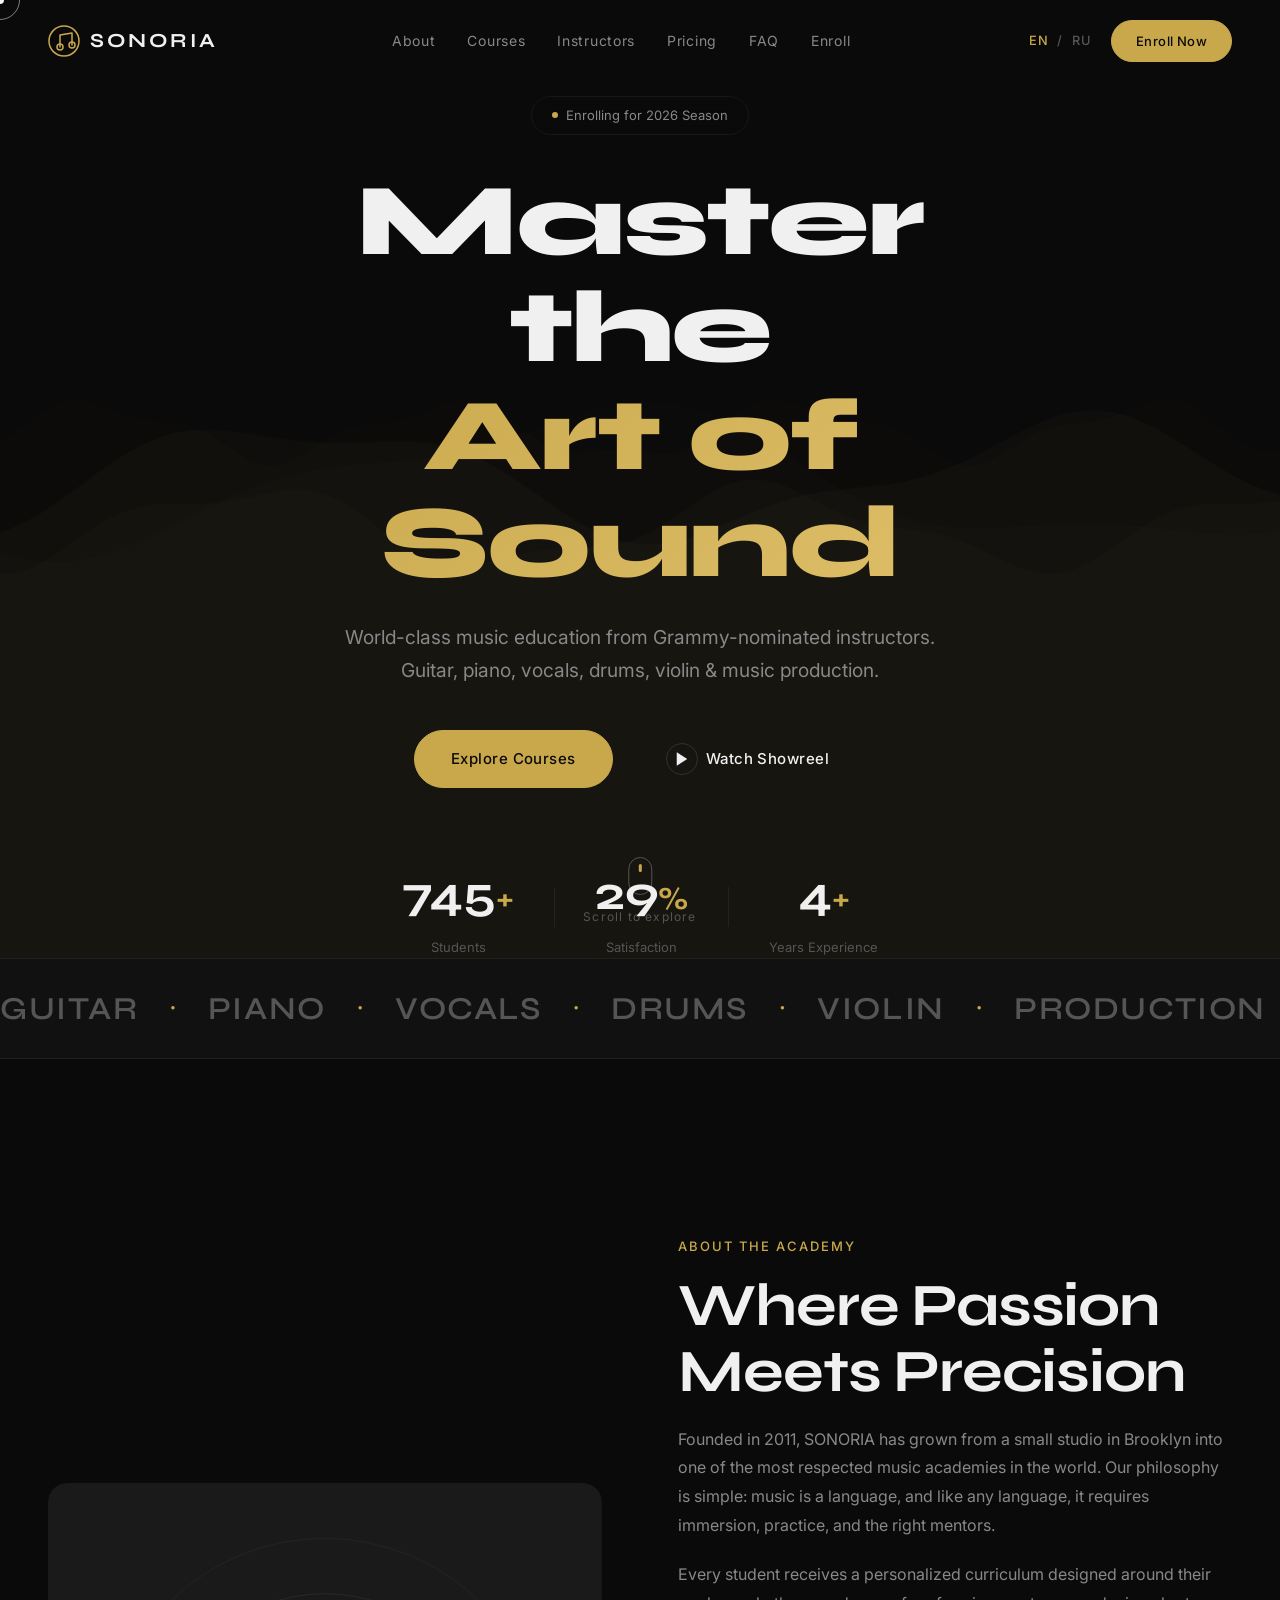
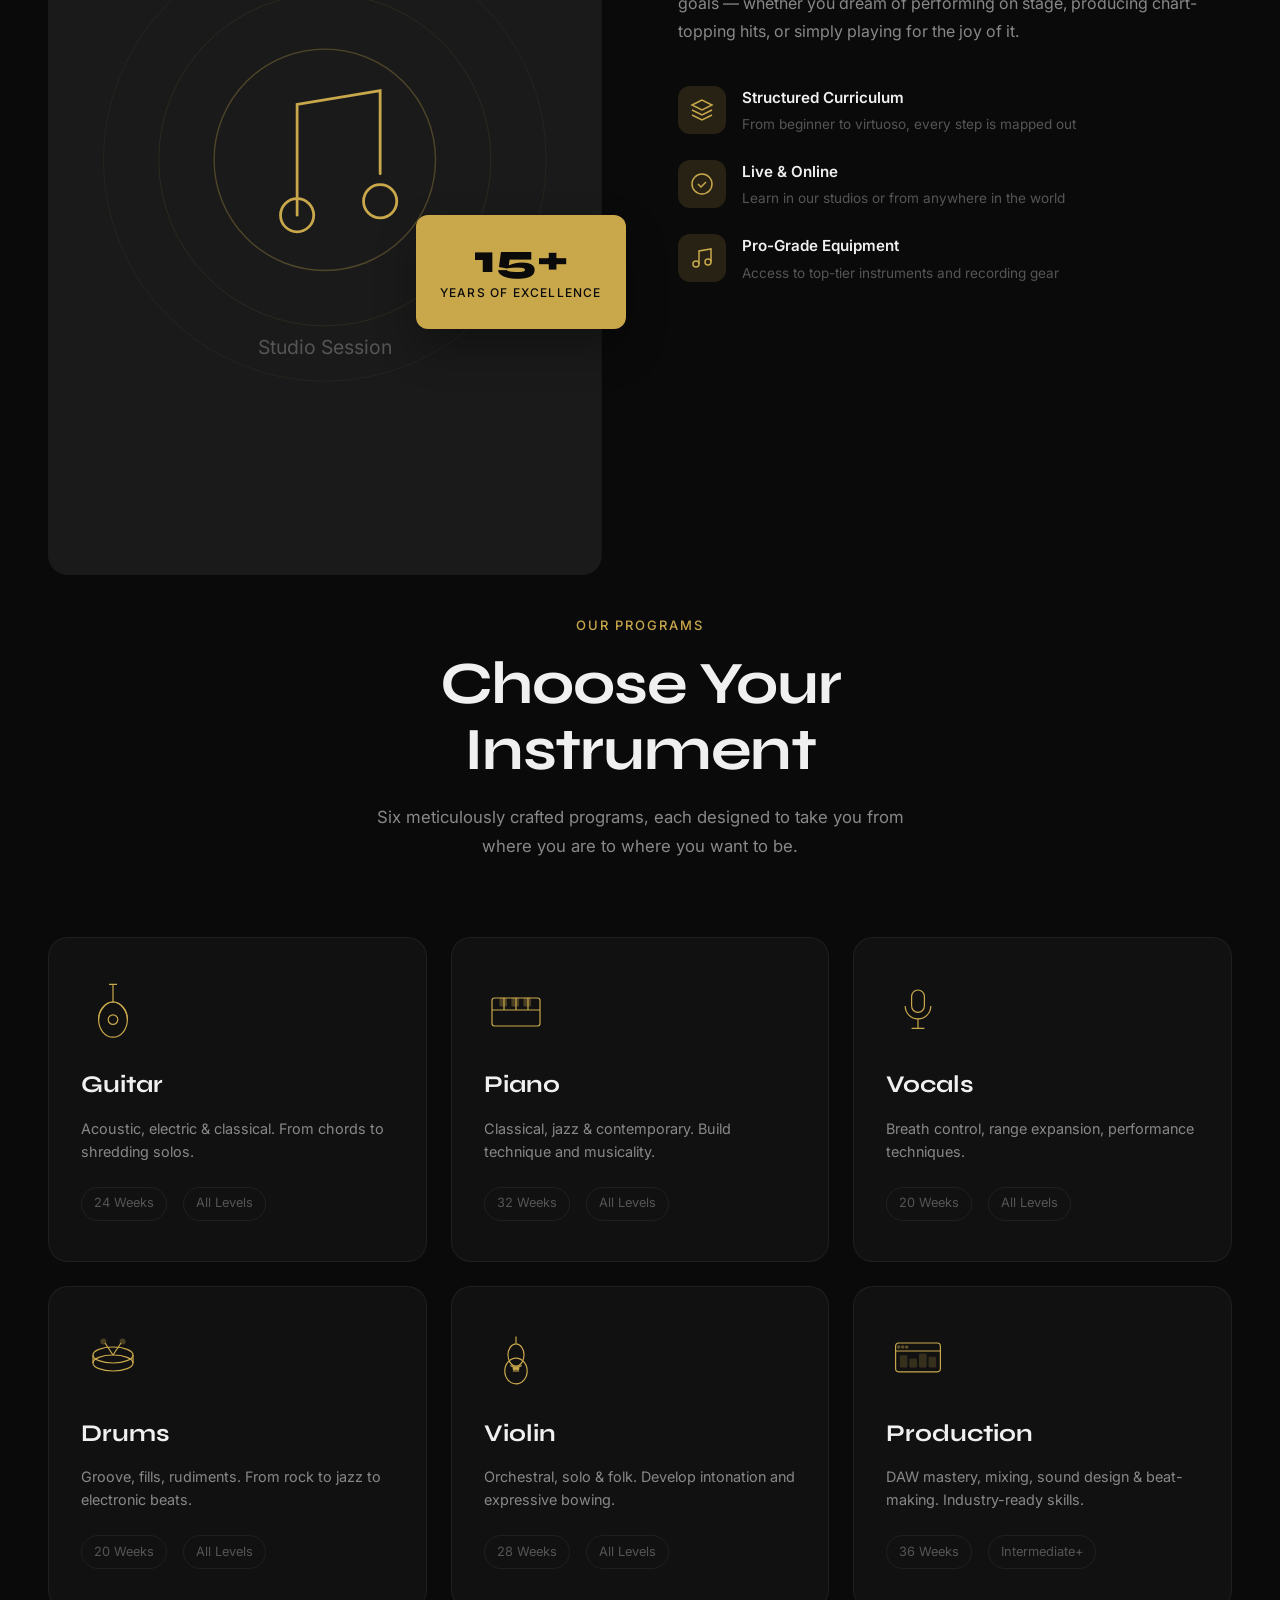
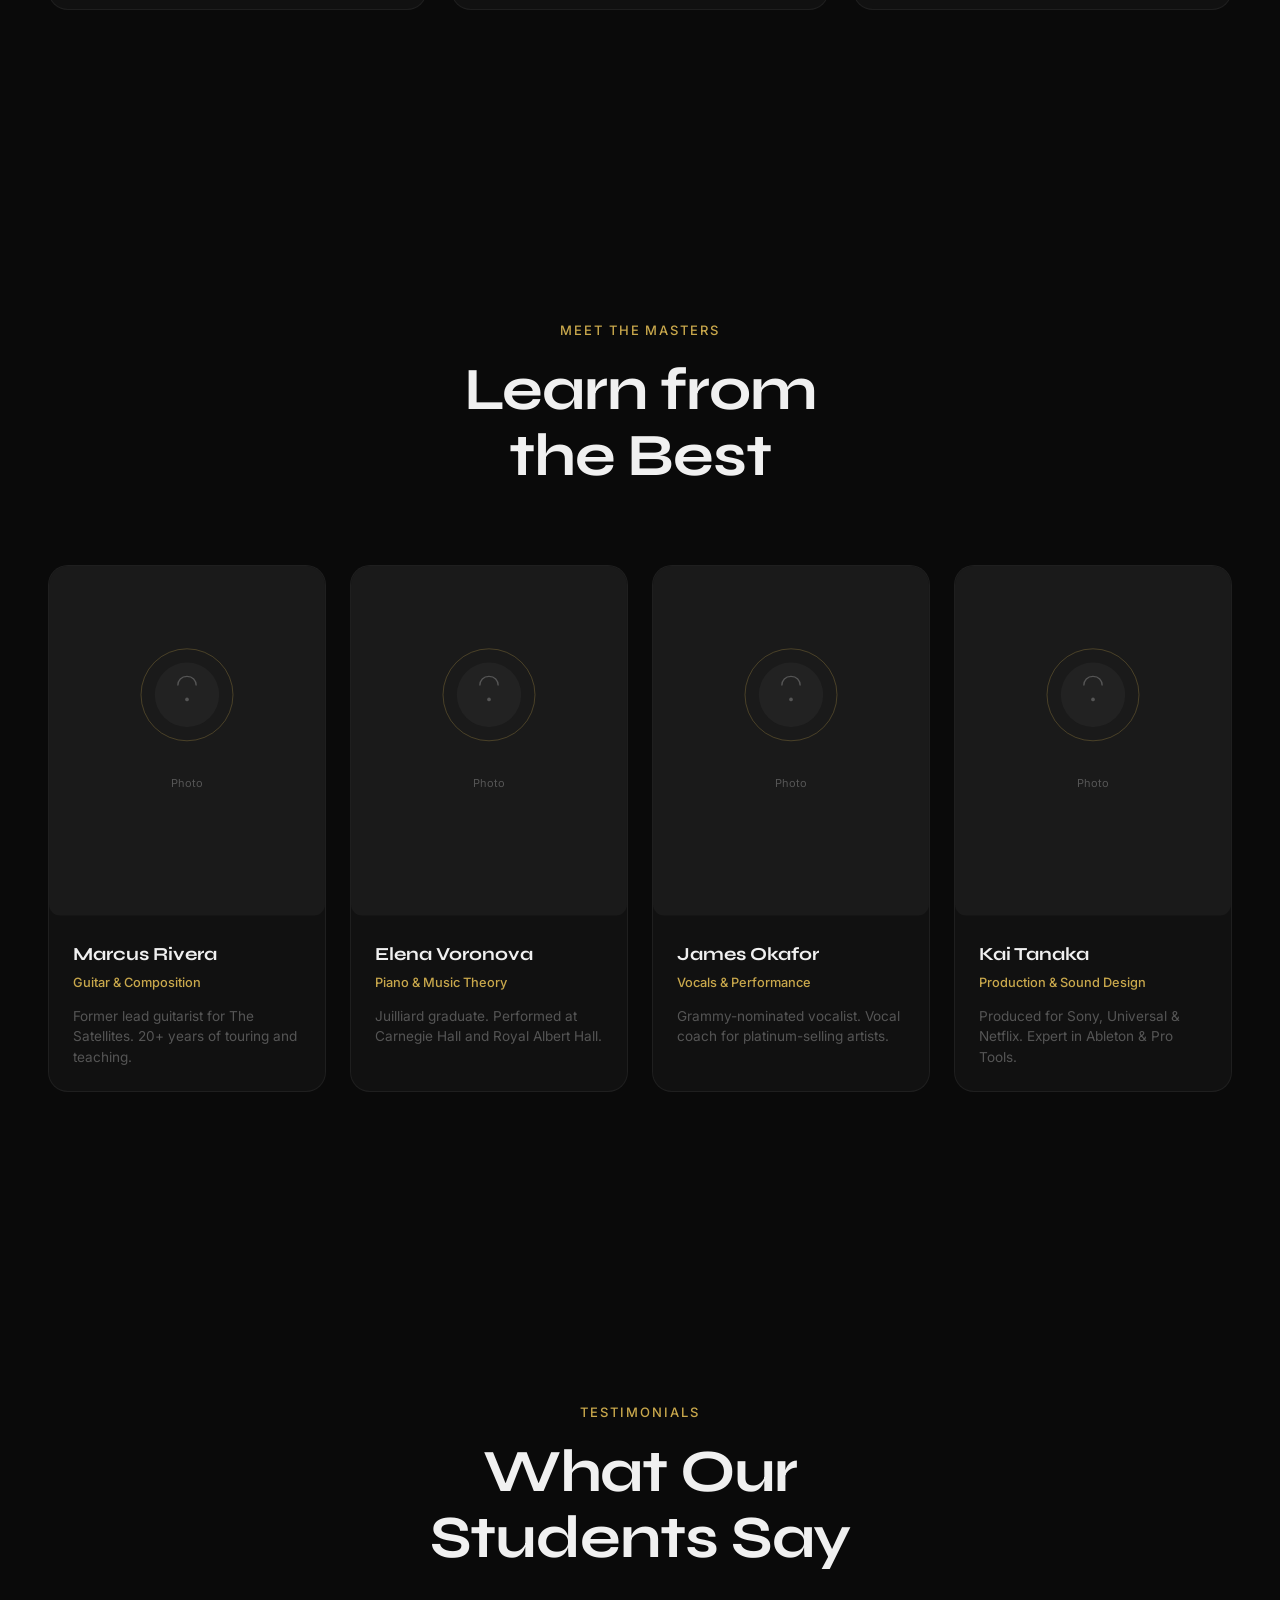
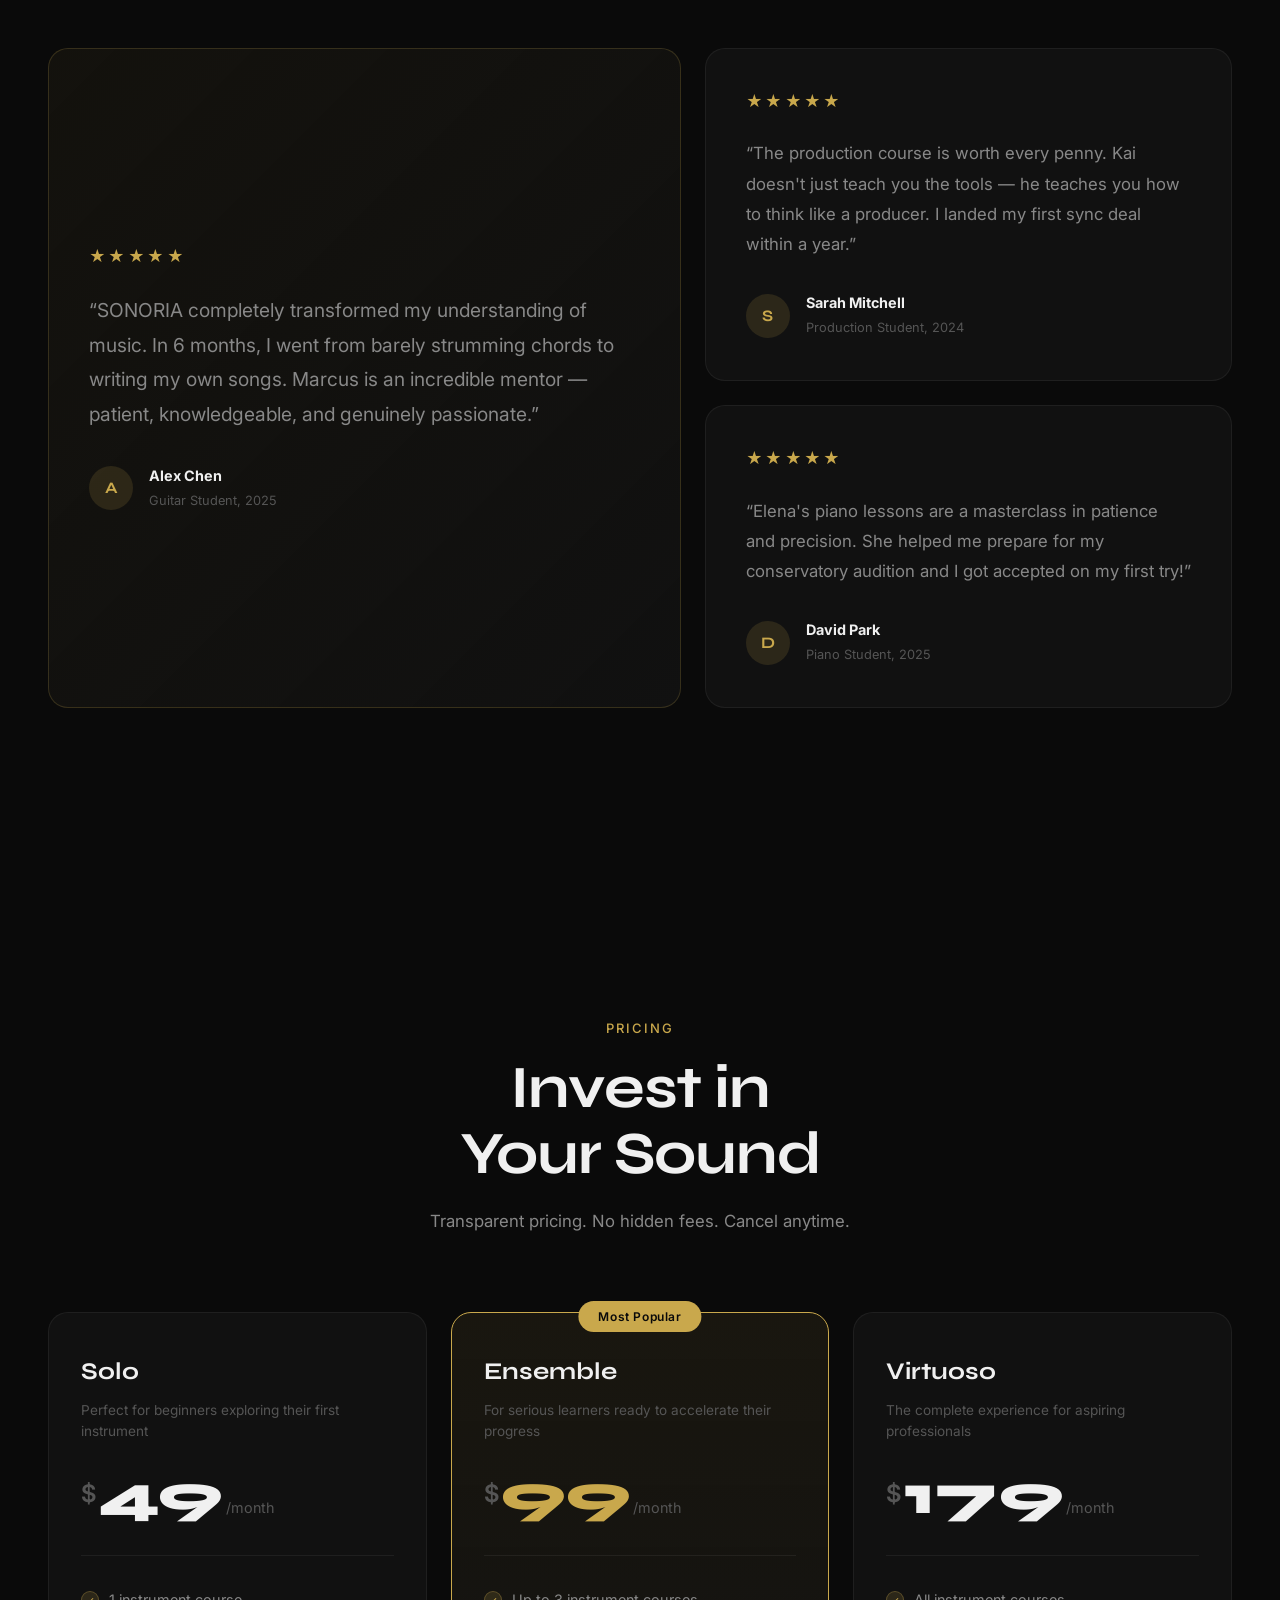
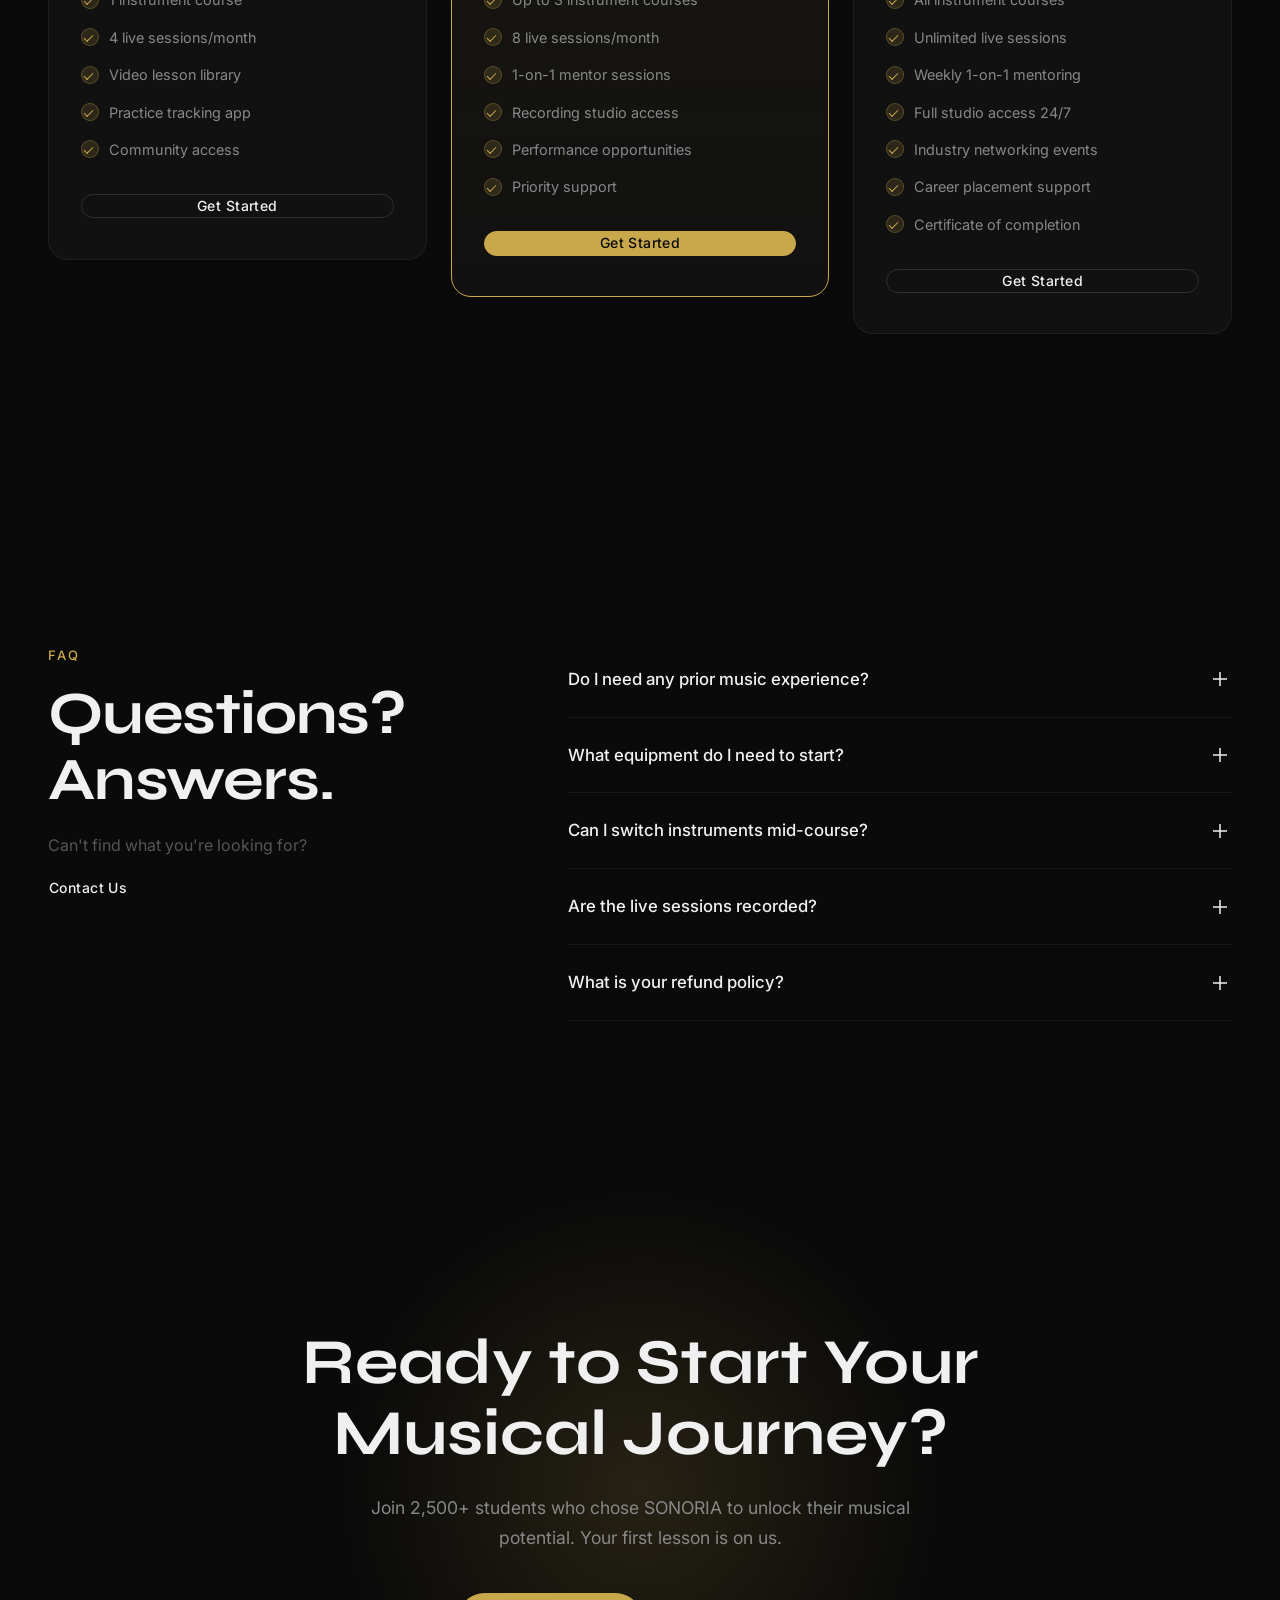
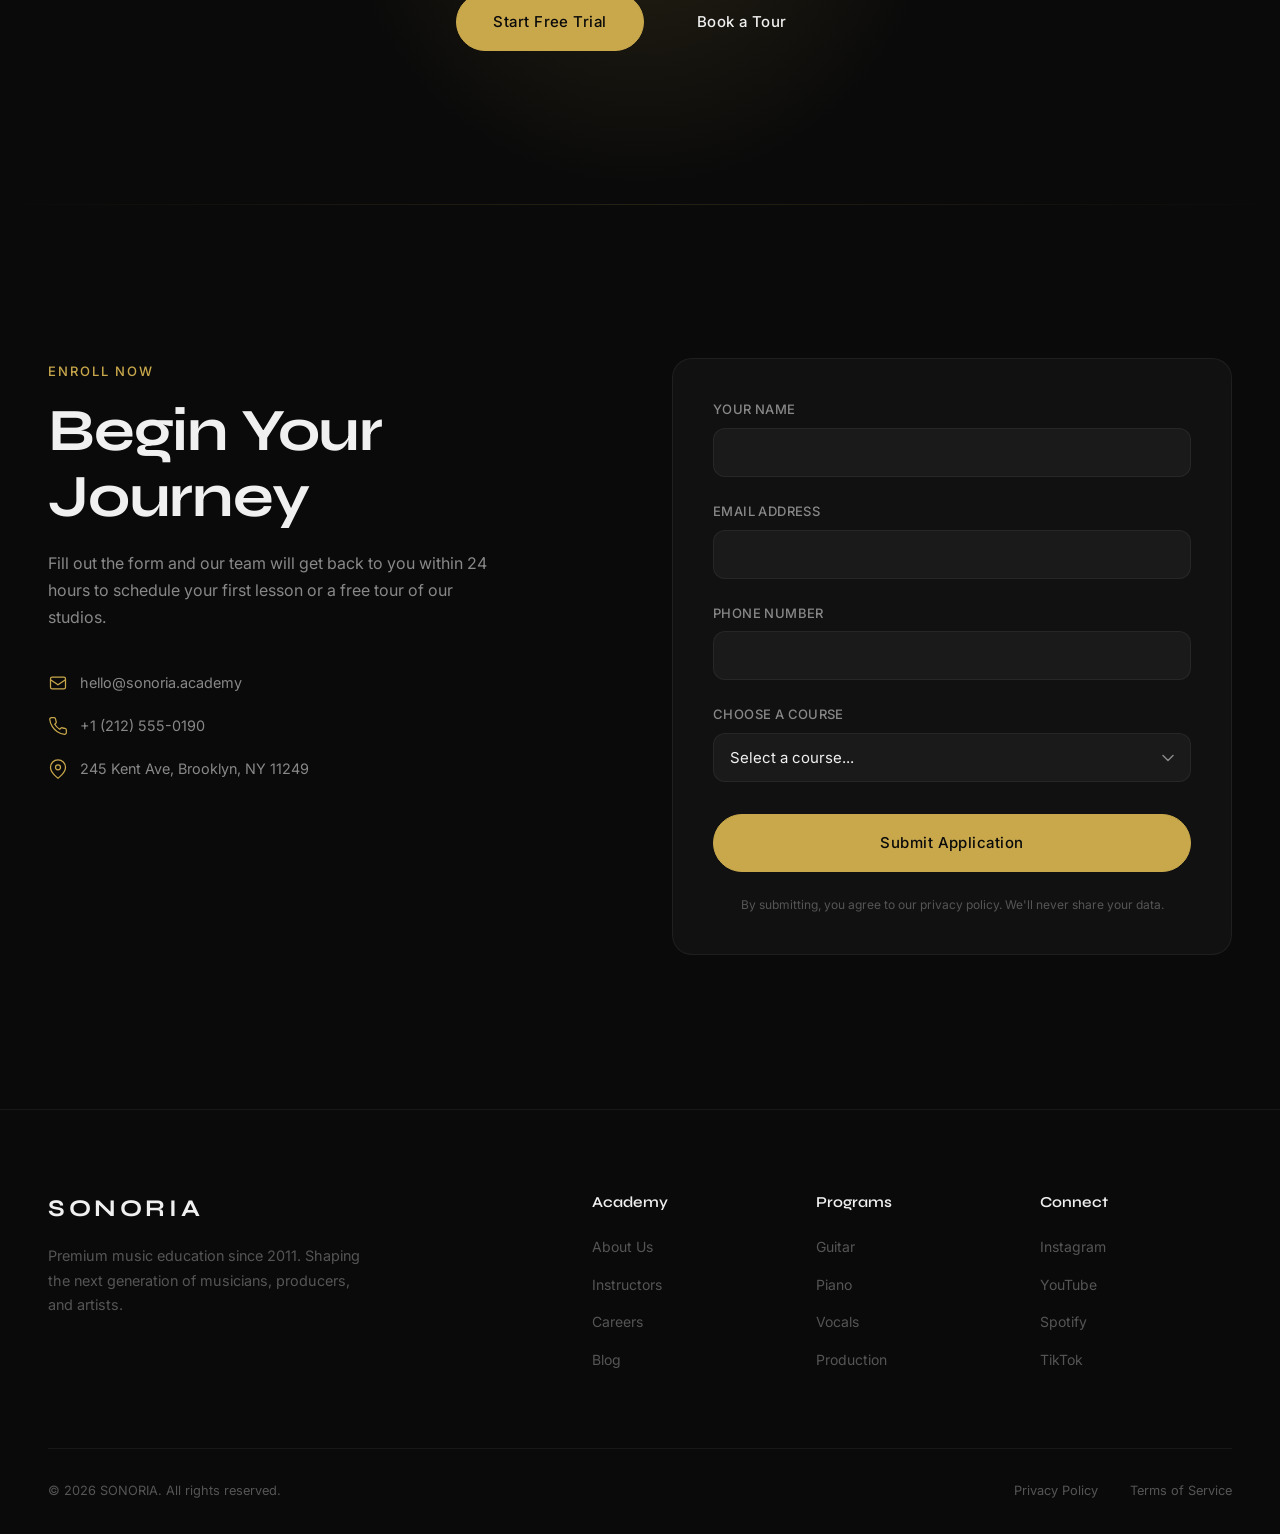
<file: index.html>
<!DOCTYPE html>
<html lang="en" data-lang="en">
<head>
  <meta charset="UTF-8">
  <meta name="viewport" content="width=device-width, initial-scale=1.0">
  <title>SONORIA — Music Academy</title>
  <meta name="description" content="Premium music education. Master guitar, piano, vocals, drums, violin & music production with world-class instructors.">
  <meta name="theme-color" content="#0a0a0a">
  <meta name="color-scheme" content="only dark">
  <link rel="preconnect" href="https://fonts.googleapis.com">
  <link rel="preconnect" href="https://fonts.gstatic.com" crossorigin>
  <link href="https://fonts.googleapis.com/css2?family=Inter:wght@300;400;500;600&family=Syne:wght@400;500;600;700;800&display=swap" rel="stylesheet">
  <link rel="stylesheet" href="css/style.css">
</head>
<body>
  <!-- Preloader -->
  <div class="preloader" id="preloader">
    <div class="preloader__inner">
      <div class="preloader__bars">
        <span></span><span></span><span></span><span></span><span></span>
        <span></span><span></span><span></span><span></span><span></span>
      </div>
      <p class="preloader__text">SONORIA</p>
    </div>
  </div>

  <!-- Custom Cursor -->
  <div class="cursor" id="cursor"></div>
  <div class="cursor-follower" id="cursor-follower"></div>

  <!-- Navigation -->
  <header class="header" id="header">
    <nav class="nav container">
      <a href="#hero" class="nav__logo" data-cursor="pointer">
        <span class="nav__logo-icon">
          <svg width="32" height="32" viewBox="0 0 32 32" fill="none">
            <circle cx="16" cy="16" r="15" stroke="currentColor" stroke-width="1.5"/>
            <path d="M12 22V10l12-2v12" stroke="currentColor" stroke-width="1.5" stroke-linecap="round" stroke-linejoin="round"/>
            <circle cx="12" cy="22" r="3" stroke="currentColor" stroke-width="1.5"/>
            <circle cx="24" cy="20" r="3" stroke="currentColor" stroke-width="1.5"/>
          </svg>
        </span>
        SONORIA
      </a>

      <ul class="nav__menu" id="nav-menu">
        <li><a href="#about" class="nav__link" data-cursor="pointer" data-en="About" data-ru="О нас">About</a></li>
        <li><a href="#courses" class="nav__link" data-cursor="pointer" data-en="Courses" data-ru="Курсы">Courses</a></li>
        <li><a href="#instructors" class="nav__link" data-cursor="pointer" data-en="Instructors" data-ru="Педагоги">Instructors</a></li>
        <li><a href="#pricing" class="nav__link" data-cursor="pointer" data-en="Pricing" data-ru="Тарифы">Pricing</a></li>
        <li><a href="#faq" class="nav__link" data-cursor="pointer" data-en="FAQ" data-ru="FAQ">FAQ</a></li>
        <li><a href="#enroll" class="nav__link" data-cursor="pointer" data-en="Enroll" data-ru="Запись">Enroll</a></li>
      </ul>

      <div class="nav__actions">
        <button class="lang-toggle" id="lang-toggle" data-cursor="pointer">
          <span class="lang-toggle__option lang-toggle__option--active" data-lang-btn="en">EN</span>
          <span class="lang-toggle__divider">/</span>
          <span class="lang-toggle__option" data-lang-btn="ru">RU</span>
        </button>
        <a href="#enroll" class="btn btn--primary btn--sm nav__cta" data-cursor="pointer" data-en="Enroll Now" data-ru="Записаться">Enroll Now</a>
        <button class="nav__burger" id="nav-burger" data-cursor="pointer" aria-label="Menu">
          <span></span><span></span><span></span>
        </button>
      </div>
    </nav>
  </header>

  <main>
    <!-- Hero Section -->
    <section class="hero" id="hero">
      <canvas class="hero__canvas" id="hero-canvas"></canvas>
      <div class="hero__floating-notes" id="floating-notes"></div>
      <div class="hero__content container">
        <div class="hero__badge reveal-up">
          <span class="hero__badge-dot"></span>
          <span data-en="Enrolling for 2026 Season" data-ru="Набор на сезон 2026">Enrolling for 2026 Season</span>
        </div>
        <h1 class="hero__title">
          <span class="hero__title-line reveal-up" data-en="Master the" data-ru="Овладей">Master the</span>
          <span class="hero__title-line hero__title-line--accent reveal-up" data-en="Art of Sound" data-ru="Искусством Звука">Art of Sound</span>
        </h1>
        <p class="hero__subtitle reveal-up" data-en="World-class music education from Grammy-nominated instructors. Guitar, piano, vocals, drums, violin & music production." data-ru="Музыкальное образование мирового класса от педагогов с номинациями Grammy. Гитара, фортепиано, вокал, барабаны, скрипка и продакшн.">World-class music education from Grammy-nominated instructors. Guitar, piano, vocals, drums, violin & music production.</p>
        <div class="hero__actions reveal-up">
          <a href="#courses" class="btn btn--primary btn--lg" data-cursor="pointer" data-en="Explore Courses" data-ru="Смотреть курсы">Explore Courses</a>
          <a href="#about" class="btn btn--ghost btn--lg" data-cursor="pointer" data-en="Watch Showreel" data-ru="Смотреть шоурил">
            <span class="btn__play-icon">
              <svg width="18" height="18" viewBox="0 0 24 24" fill="currentColor"><polygon points="5,3 19,12 5,21"/></svg>
            </span>
            Watch Showreel
          </a>
        </div>
        <div class="hero__stats reveal-up">
          <div class="hero__stat">
            <span class="hero__stat-number" data-count="2500">0</span><span class="hero__stat-plus">+</span>
            <span class="hero__stat-label" data-en="Students" data-ru="Студентов">Students</span>
          </div>
          <div class="hero__stat-divider"></div>
          <div class="hero__stat">
            <span class="hero__stat-number" data-count="98">0</span><span class="hero__stat-plus">%</span>
            <span class="hero__stat-label" data-en="Satisfaction" data-ru="Довольных">Satisfaction</span>
          </div>
          <div class="hero__stat-divider"></div>
          <div class="hero__stat">
            <span class="hero__stat-number" data-count="15">0</span><span class="hero__stat-plus">+</span>
            <span class="hero__stat-label" data-en="Years Experience" data-ru="Лет опыта">Years Experience</span>
          </div>
        </div>
      </div>
      <div class="hero__scroll-indicator">
        <div class="hero__scroll-mouse">
          <div class="hero__scroll-wheel"></div>
        </div>
        <span data-en="Scroll to explore" data-ru="Листайте вниз">Scroll to explore</span>
      </div>
    </section>

    <!-- Marquee -->
    <div class="marquee" aria-hidden="true">
      <div class="marquee__track">
        <span>Guitar</span><span class="marquee__dot">&#9679;</span>
        <span>Piano</span><span class="marquee__dot">&#9679;</span>
        <span>Vocals</span><span class="marquee__dot">&#9679;</span>
        <span>Drums</span><span class="marquee__dot">&#9679;</span>
        <span>Violin</span><span class="marquee__dot">&#9679;</span>
        <span>Production</span><span class="marquee__dot">&#9679;</span>
        <span>Composition</span><span class="marquee__dot">&#9679;</span>
        <span>Mixing</span><span class="marquee__dot">&#9679;</span>
        <span>Guitar</span><span class="marquee__dot">&#9679;</span>
        <span>Piano</span><span class="marquee__dot">&#9679;</span>
        <span>Vocals</span><span class="marquee__dot">&#9679;</span>
        <span>Drums</span><span class="marquee__dot">&#9679;</span>
        <span>Violin</span><span class="marquee__dot">&#9679;</span>
        <span>Production</span><span class="marquee__dot">&#9679;</span>
        <span>Composition</span><span class="marquee__dot">&#9679;</span>
        <span>Mixing</span><span class="marquee__dot">&#9679;</span>
      </div>
    </div>

    <!-- About Section -->
    <section class="about section" id="about">
      <div class="container">
        <div class="about__grid">
          <div class="about__visual reveal-left">
            <div class="about__image-wrapper">
              <div class="about__image" data-parallax="0.15">
                <div class="about__image-placeholder">
                  <svg viewBox="0 0 400 500" fill="none">
                    <rect width="400" height="500" rx="12" fill="#1a1a1a"/>
                    <circle cx="200" cy="200" r="80" stroke="#c9a84c" stroke-width="1" opacity="0.3"/>
                    <circle cx="200" cy="200" r="120" stroke="#c9a84c" stroke-width="0.5" opacity="0.15"/>
                    <circle cx="200" cy="200" r="160" stroke="#c9a84c" stroke-width="0.5" opacity="0.1"/>
                    <path d="M180 240V160l60-10v60" stroke="#c9a84c" stroke-width="2" stroke-linecap="round"/>
                    <circle cx="180" cy="240" r="12" stroke="#c9a84c" stroke-width="2"/>
                    <circle cx="240" cy="230" r="12" stroke="#c9a84c" stroke-width="2"/>
                    <text x="200" y="340" text-anchor="middle" fill="#555" font-family="Inter" font-size="14">Studio Session</text>
                  </svg>
                </div>
              </div>
              <div class="about__experience-badge">
                <span class="about__experience-number">15+</span>
                <span class="about__experience-text" data-en="Years of Excellence" data-ru="Лет мастерства">Years of Excellence</span>
              </div>
            </div>
          </div>
          <div class="about__content reveal-right">
            <span class="section-tag" data-en="About the Academy" data-ru="Об академии">About the Academy</span>
            <h2 class="section-title" data-en="Where Passion Meets Precision" data-ru="Где страсть встречает мастерство">Where Passion<br>Meets Precision</h2>
            <p class="about__text" data-en="Founded in 2011, SONORIA has grown from a small studio in Brooklyn into one of the most respected music academies in the world. Our philosophy is simple: music is a language, and like any language, it requires immersion, practice, and the right mentors." data-ru="Основанная в 2011 году, SONORIA выросла из маленькой студии в Бруклине в одну из самых уважаемых музыкальных академий мира. Наша философия проста: музыка — это язык, и как любой язык, она требует погружения, практики и правильных наставников.">Founded in 2011, SONORIA has grown from a small studio in Brooklyn into one of the most respected music academies in the world. Our philosophy is simple: music is a language, and like any language, it requires immersion, practice, and the right mentors.</p>
            <p class="about__text" data-en="Every student receives a personalized curriculum designed around their goals — whether you dream of performing on stage, producing chart-topping hits, or simply playing for the joy of it." data-ru="Каждый студент получает персональную программу, выстроенную вокруг его целей — хотите ли вы выступать на сцене, продюсировать хиты или просто играть в своё удовольствие.">Every student receives a personalized curriculum designed around their goals — whether you dream of performing on stage, producing chart-topping hits, or simply playing for the joy of it.</p>
            <div class="about__features">
              <div class="about__feature">
                <div class="about__feature-icon">
                  <svg width="24" height="24" viewBox="0 0 24 24" fill="none" stroke="currentColor" stroke-width="1.5"><path d="M12 2L2 7l10 5 10-5-10-5zM2 17l10 5 10-5M2 12l10 5 10-5"/></svg>
                </div>
                <div>
                  <h4 data-en="Structured Curriculum" data-ru="Структурная программа">Structured Curriculum</h4>
                  <p data-en="From beginner to virtuoso, every step is mapped out" data-ru="От начинающего до виртуоза, каждый шаг продуман">From beginner to virtuoso, every step is mapped out</p>
                </div>
              </div>
              <div class="about__feature">
                <div class="about__feature-icon">
                  <svg width="24" height="24" viewBox="0 0 24 24" fill="none" stroke="currentColor" stroke-width="1.5"><circle cx="12" cy="12" r="10"/><path d="M8 12l3 3 5-5"/></svg>
                </div>
                <div>
                  <h4 data-en="Live & Online" data-ru="Живые и онлайн">Live & Online</h4>
                  <p data-en="Learn in our studios or from anywhere in the world" data-ru="Учитесь в нашей студии или из любой точки мира">Learn in our studios or from anywhere in the world</p>
                </div>
              </div>
              <div class="about__feature">
                <div class="about__feature-icon">
                  <svg width="24" height="24" viewBox="0 0 24 24" fill="none" stroke="currentColor" stroke-width="1.5"><path d="M9 18V5l12-2v13"/><circle cx="6" cy="18" r="3"/><circle cx="18" cy="16" r="3"/></svg>
                </div>
                <div>
                  <h4 data-en="Pro-Grade Equipment" data-ru="Проф. оборудование">Pro-Grade Equipment</h4>
                  <p data-en="Access to top-tier instruments and recording gear" data-ru="Доступ к инструментам и оборудованию высшего класса">Access to top-tier instruments and recording gear</p>
                </div>
              </div>
            </div>
          </div>
        </div>
      </div>
    </section>

    <!-- Courses Section -->
    <section class="courses section" id="courses">
      <div class="container">
        <div class="section-header reveal-up">
          <span class="section-tag" data-en="Our Programs" data-ru="Наши программы">Our Programs</span>
          <h2 class="section-title" data-en="Choose Your Instrument" data-ru="Выберите инструмент">Choose Your<br>Instrument</h2>
          <p class="section-desc" data-en="Six meticulously crafted programs, each designed to take you from where you are to where you want to be." data-ru="Шесть детально проработанных программ, каждая из которых ведёт вас от текущего уровня к вашей цели.">Six meticulously crafted programs, each designed to take you from where you are to where you want to be.</p>
        </div>
        <div class="courses__grid">
          <!-- Guitar -->
          <div class="course-card reveal-up" data-tilt>
            <div class="course-card__icon">
              <svg viewBox="0 0 80 80" fill="none" stroke="currentColor" stroke-width="1.5">
                <ellipse cx="40" cy="52" rx="18" ry="22"/>
                <circle cx="40" cy="52" r="6"/>
                <path d="M40 30V8M35 8h10"/>
                <path d="M22 52c0-10 8-22 18-22s18 12 18 22"/>
              </svg>
            </div>
            <h3 class="course-card__title" data-en="Guitar" data-ru="Гитара">Guitar</h3>
            <p class="course-card__desc" data-en="Acoustic, electric & classical. From chords to shredding solos." data-ru="Акустика, электро и классика. От аккордов до виртуозных соло.">Acoustic, electric & classical. From chords to shredding solos.</p>
            <div class="course-card__meta">
              <span data-en="24 Weeks" data-ru="24 Недели">24 Weeks</span>
              <span data-en="All Levels" data-ru="Все уровни">All Levels</span>
            </div>
            <div class="course-card__arrow">
              <svg width="24" height="24" viewBox="0 0 24 24" fill="none" stroke="currentColor" stroke-width="1.5"><path d="M7 17L17 7M17 7H7M17 7v10"/></svg>
            </div>
          </div>
          <!-- Piano -->
          <div class="course-card reveal-up" data-tilt>
            <div class="course-card__icon">
              <svg viewBox="0 0 80 80" fill="none" stroke="currentColor" stroke-width="1.5">
                <rect x="10" y="25" width="60" height="35" rx="3"/>
                <path d="M10 40h60"/>
                <path d="M25 25v15M40 25v15M55 25v15"/>
                <rect x="20" y="25" width="8" height="10" rx="1" fill="currentColor" opacity="0.3"/>
                <rect x="35" y="25" width="8" height="10" rx="1" fill="currentColor" opacity="0.3"/>
                <rect x="50" y="25" width="8" height="10" rx="1" fill="currentColor" opacity="0.3"/>
              </svg>
            </div>
            <h3 class="course-card__title" data-en="Piano" data-ru="Фортепиано">Piano</h3>
            <p class="course-card__desc" data-en="Classical, jazz & contemporary. Build technique and musicality." data-ru="Классика, джаз и современность. Развитие техники и музыкальности.">Classical, jazz & contemporary. Build technique and musicality.</p>
            <div class="course-card__meta">
              <span data-en="32 Weeks" data-ru="32 Недели">32 Weeks</span>
              <span data-en="All Levels" data-ru="Все уровни">All Levels</span>
            </div>
            <div class="course-card__arrow">
              <svg width="24" height="24" viewBox="0 0 24 24" fill="none" stroke="currentColor" stroke-width="1.5"><path d="M7 17L17 7M17 7H7M17 7v10"/></svg>
            </div>
          </div>
          <!-- Vocals -->
          <div class="course-card reveal-up" data-tilt>
            <div class="course-card__icon">
              <svg viewBox="0 0 80 80" fill="none" stroke="currentColor" stroke-width="1.5">
                <rect x="32" y="15" width="16" height="28" rx="8"/>
                <path d="M24 35c0 9 7 16 16 16s16-7 16-16"/>
                <path d="M40 51v12M32 63h16"/>
              </svg>
            </div>
            <h3 class="course-card__title" data-en="Vocals" data-ru="Вокал">Vocals</h3>
            <p class="course-card__desc" data-en="Breath control, range expansion, performance techniques." data-ru="Контроль дыхания, расширение диапазона, техника выступлений.">Breath control, range expansion, performance techniques.</p>
            <div class="course-card__meta">
              <span data-en="20 Weeks" data-ru="20 Недель">20 Weeks</span>
              <span data-en="All Levels" data-ru="Все уровни">All Levels</span>
            </div>
            <div class="course-card__arrow">
              <svg width="24" height="24" viewBox="0 0 24 24" fill="none" stroke="currentColor" stroke-width="1.5"><path d="M7 17L17 7M17 7H7M17 7v10"/></svg>
            </div>
          </div>
          <!-- Drums -->
          <div class="course-card reveal-up" data-tilt>
            <div class="course-card__icon">
              <svg viewBox="0 0 80 80" fill="none" stroke="currentColor" stroke-width="1.5">
                <ellipse cx="40" cy="45" rx="25" ry="10"/>
                <ellipse cx="40" cy="35" rx="25" ry="10"/>
                <path d="M15 35v10M65 35v10"/>
                <path d="M30 20l10 15M50 20l-10 15"/>
                <circle cx="28" cy="18" r="3" fill="currentColor" opacity="0.3"/>
                <circle cx="52" cy="18" r="3" fill="currentColor" opacity="0.3"/>
              </svg>
            </div>
            <h3 class="course-card__title" data-en="Drums" data-ru="Барабаны">Drums</h3>
            <p class="course-card__desc" data-en="Groove, fills, rudiments. From rock to jazz to electronic beats." data-ru="Грув, филлы, рудименты. От рока до джаза и электронных битов.">Groove, fills, rudiments. From rock to jazz to electronic beats.</p>
            <div class="course-card__meta">
              <span data-en="20 Weeks" data-ru="20 Недель">20 Weeks</span>
              <span data-en="All Levels" data-ru="Все уровни">All Levels</span>
            </div>
            <div class="course-card__arrow">
              <svg width="24" height="24" viewBox="0 0 24 24" fill="none" stroke="currentColor" stroke-width="1.5"><path d="M7 17L17 7M17 7H7M17 7v10"/></svg>
            </div>
          </div>
          <!-- Violin -->
          <div class="course-card reveal-up" data-tilt>
            <div class="course-card__icon">
              <svg viewBox="0 0 80 80" fill="none" stroke="currentColor" stroke-width="1.5">
                <path d="M40 12v8"/>
                <ellipse cx="40" cy="35" rx="10" ry="14"/>
                <ellipse cx="40" cy="55" rx="14" ry="16"/>
                <path d="M33 48c4 3 10 3 14 0"/>
                <path d="M36 55h8"/>
                <circle cx="38" cy="52" r="1.5" fill="currentColor"/>
                <circle cx="42" cy="52" r="1.5" fill="currentColor"/>
              </svg>
            </div>
            <h3 class="course-card__title" data-en="Violin" data-ru="Скрипка">Violin</h3>
            <p class="course-card__desc" data-en="Orchestral, solo & folk. Develop intonation and expressive bowing." data-ru="Оркестровая, сольная и фолк. Интонация и выразительный смычок.">Orchestral, solo & folk. Develop intonation and expressive bowing.</p>
            <div class="course-card__meta">
              <span data-en="28 Weeks" data-ru="28 Недель">28 Weeks</span>
              <span data-en="All Levels" data-ru="Все уровни">All Levels</span>
            </div>
            <div class="course-card__arrow">
              <svg width="24" height="24" viewBox="0 0 24 24" fill="none" stroke="currentColor" stroke-width="1.5"><path d="M7 17L17 7M17 7H7M17 7v10"/></svg>
            </div>
          </div>
          <!-- Production -->
          <div class="course-card reveal-up" data-tilt>
            <div class="course-card__icon">
              <svg viewBox="0 0 80 80" fill="none" stroke="currentColor" stroke-width="1.5">
                <rect x="12" y="20" width="56" height="36" rx="4"/>
                <path d="M12 30h56"/>
                <rect x="18" y="36" width="8" height="14" rx="1" fill="currentColor" opacity="0.2"/>
                <rect x="30" y="40" width="8" height="10" rx="1" fill="currentColor" opacity="0.2"/>
                <rect x="42" y="34" width="8" height="16" rx="1" fill="currentColor" opacity="0.2"/>
                <rect x="54" y="38" width="8" height="12" rx="1" fill="currentColor" opacity="0.2"/>
                <circle cx="16" cy="25" r="1.5" fill="currentColor" opacity="0.4"/>
                <circle cx="21" cy="25" r="1.5" fill="currentColor" opacity="0.4"/>
                <circle cx="26" cy="25" r="1.5" fill="currentColor" opacity="0.4"/>
              </svg>
            </div>
            <h3 class="course-card__title" data-en="Production" data-ru="Продакшн">Production</h3>
            <p class="course-card__desc" data-en="DAW mastery, mixing, sound design & beat-making. Industry-ready skills." data-ru="DAW, сведение, саунд-дизайн и битмейкинг. Навыки для индустрии.">DAW mastery, mixing, sound design & beat-making. Industry-ready skills.</p>
            <div class="course-card__meta">
              <span data-en="36 Weeks" data-ru="36 Недель">36 Weeks</span>
              <span data-en="Intermediate+" data-ru="Средний+">Intermediate+</span>
            </div>
            <div class="course-card__arrow">
              <svg width="24" height="24" viewBox="0 0 24 24" fill="none" stroke="currentColor" stroke-width="1.5"><path d="M7 17L17 7M17 7H7M17 7v10"/></svg>
            </div>
          </div>
        </div>
      </div>
    </section>

    <!-- Instructors Section -->
    <section class="instructors section" id="instructors">
      <div class="container">
        <div class="section-header reveal-up">
          <span class="section-tag" data-en="Meet the Masters" data-ru="Наши мастера">Meet the Masters</span>
          <h2 class="section-title" data-en="Learn from the Best" data-ru="Учитесь у лучших">Learn from<br>the Best</h2>
        </div>
        <div class="instructors__grid">
          <div class="instructor-card reveal-up" data-cursor="pointer">
            <div class="instructor-card__image">
              <svg viewBox="0 0 300 380" fill="none">
                <rect width="300" height="380" rx="12" fill="#1a1a1a"/>
                <circle cx="150" cy="140" r="50" stroke="#c9a84c" stroke-width="1" opacity="0.3"/>
                <circle cx="150" cy="140" r="35" fill="#222"/>
                <path d="M140 130c0-6 4-10 10-10s10 4 10 10" stroke="#555" stroke-width="1.5"/>
                <circle cx="150" cy="145" r="2" fill="#555"/>
                <text x="150" y="240" text-anchor="middle" fill="#555" font-family="Inter" font-size="12">Photo</text>
              </svg>
            </div>
            <div class="instructor-card__info">
              <h3 data-en="Marcus Rivera" data-ru="Маркус Ривера">Marcus Rivera</h3>
              <span class="instructor-card__role" data-en="Guitar & Composition" data-ru="Гитара и Композиция">Guitar & Composition</span>
              <p data-en="Former lead guitarist for The Satellites. 20+ years of touring and teaching." data-ru="Бывший лид-гитарист The Satellites. 20+ лет гастролей и преподавания.">Former lead guitarist for The Satellites. 20+ years of touring and teaching.</p>
            </div>
          </div>
          <div class="instructor-card reveal-up" data-cursor="pointer">
            <div class="instructor-card__image">
              <svg viewBox="0 0 300 380" fill="none">
                <rect width="300" height="380" rx="12" fill="#1a1a1a"/>
                <circle cx="150" cy="140" r="50" stroke="#c9a84c" stroke-width="1" opacity="0.3"/>
                <circle cx="150" cy="140" r="35" fill="#222"/>
                <path d="M140 130c0-6 4-10 10-10s10 4 10 10" stroke="#555" stroke-width="1.5"/>
                <circle cx="150" cy="145" r="2" fill="#555"/>
                <text x="150" y="240" text-anchor="middle" fill="#555" font-family="Inter" font-size="12">Photo</text>
              </svg>
            </div>
            <div class="instructor-card__info">
              <h3 data-en="Elena Voronova" data-ru="Елена Воронова">Elena Voronova</h3>
              <span class="instructor-card__role" data-en="Piano & Music Theory" data-ru="Фортепиано и Теория">Piano & Music Theory</span>
              <p data-en="Juilliard graduate. Performed at Carnegie Hall and Royal Albert Hall." data-ru="Выпускница Джульярда. Выступала в Карнеги-Холле и Ройял Альберт Холле.">Juilliard graduate. Performed at Carnegie Hall and Royal Albert Hall.</p>
            </div>
          </div>
          <div class="instructor-card reveal-up" data-cursor="pointer">
            <div class="instructor-card__image">
              <svg viewBox="0 0 300 380" fill="none">
                <rect width="300" height="380" rx="12" fill="#1a1a1a"/>
                <circle cx="150" cy="140" r="50" stroke="#c9a84c" stroke-width="1" opacity="0.3"/>
                <circle cx="150" cy="140" r="35" fill="#222"/>
                <path d="M140 130c0-6 4-10 10-10s10 4 10 10" stroke="#555" stroke-width="1.5"/>
                <circle cx="150" cy="145" r="2" fill="#555"/>
                <text x="150" y="240" text-anchor="middle" fill="#555" font-family="Inter" font-size="12">Photo</text>
              </svg>
            </div>
            <div class="instructor-card__info">
              <h3 data-en="James Okafor" data-ru="Джеймс Окафор">James Okafor</h3>
              <span class="instructor-card__role" data-en="Vocals & Performance" data-ru="Вокал и Сцена">Vocals & Performance</span>
              <p data-en="Grammy-nominated vocalist. Vocal coach for platinum-selling artists." data-ru="Вокалист с номинацией Grammy. Коуч платиновых артистов.">Grammy-nominated vocalist. Vocal coach for platinum-selling artists.</p>
            </div>
          </div>
          <div class="instructor-card reveal-up" data-cursor="pointer">
            <div class="instructor-card__image">
              <svg viewBox="0 0 300 380" fill="none">
                <rect width="300" height="380" rx="12" fill="#1a1a1a"/>
                <circle cx="150" cy="140" r="50" stroke="#c9a84c" stroke-width="1" opacity="0.3"/>
                <circle cx="150" cy="140" r="35" fill="#222"/>
                <path d="M140 130c0-6 4-10 10-10s10 4 10 10" stroke="#555" stroke-width="1.5"/>
                <circle cx="150" cy="145" r="2" fill="#555"/>
                <text x="150" y="240" text-anchor="middle" fill="#555" font-family="Inter" font-size="12">Photo</text>
              </svg>
            </div>
            <div class="instructor-card__info">
              <h3 data-en="Kai Tanaka" data-ru="Кай Танака">Kai Tanaka</h3>
              <span class="instructor-card__role" data-en="Production & Sound Design" data-ru="Продакшн и Саунд-дизайн">Production & Sound Design</span>
              <p data-en="Produced for Sony, Universal & Netflix. Expert in Ableton & Pro Tools." data-ru="Работал с Sony, Universal и Netflix. Эксперт Ableton и Pro Tools.">Produced for Sony, Universal & Netflix. Expert in Ableton & Pro Tools.</p>
            </div>
          </div>
        </div>
      </div>
    </section>

    <!-- Testimonials Section -->
    <section class="testimonials section" id="testimonials">
      <div class="container">
        <div class="section-header reveal-up">
          <span class="section-tag" data-en="Testimonials" data-ru="Отзывы">Testimonials</span>
          <h2 class="section-title" data-en="What Our Students Say" data-ru="Что говорят студенты">What Our<br>Students Say</h2>
        </div>
        <div class="testimonials__grid">
          <div class="testimonial-card testimonial-card--featured reveal-up">
            <div class="testimonial-card__stars">&#9733;&#9733;&#9733;&#9733;&#9733;</div>
            <blockquote class="testimonial-card__text" data-en="&ldquo;SONORIA completely transformed my understanding of music. In 6 months, I went from barely strumming chords to writing my own songs. Marcus is an incredible mentor — patient, knowledgeable, and genuinely passionate.&rdquo;" data-ru="&laquo;SONORIA полностью изменила моё понимание музыки. За 6 месяцев я прошёл путь от простых аккордов до написания собственных песен. Маркус — невероятный наставник: терпеливый, знающий и по-настоящему увлечённый.&raquo;">&ldquo;SONORIA completely transformed my understanding of music. In 6 months, I went from barely strumming chords to writing my own songs. Marcus is an incredible mentor — patient, knowledgeable, and genuinely passionate.&rdquo;</blockquote>
            <div class="testimonial-card__author">
              <div class="testimonial-card__avatar">A</div>
              <div>
                <strong data-en="Alex Chen" data-ru="Алекс Чен">Alex Chen</strong>
                <span data-en="Guitar Student, 2025" data-ru="Студент гитары, 2025">Guitar Student, 2025</span>
              </div>
            </div>
          </div>
          <div class="testimonial-card reveal-up">
            <div class="testimonial-card__stars">&#9733;&#9733;&#9733;&#9733;&#9733;</div>
            <blockquote class="testimonial-card__text" data-en="&ldquo;The production course is worth every penny. Kai doesn't just teach you the tools — he teaches you how to think like a producer. I landed my first sync deal within a year.&rdquo;" data-ru="&laquo;Курс продакшна стоит каждого рубля. Кай учит не просто инструментам — он учит мыслить как продюсер. Я получил свой первый контракт на синхронизацию в течение года.&raquo;">&ldquo;The production course is worth every penny. Kai doesn't just teach you the tools — he teaches you how to think like a producer. I landed my first sync deal within a year.&rdquo;</blockquote>
            <div class="testimonial-card__author">
              <div class="testimonial-card__avatar">S</div>
              <div>
                <strong data-en="Sarah Mitchell" data-ru="Сара Митчелл">Sarah Mitchell</strong>
                <span data-en="Production Student, 2024" data-ru="Студент продакшна, 2024">Production Student, 2024</span>
              </div>
            </div>
          </div>
          <div class="testimonial-card reveal-up">
            <div class="testimonial-card__stars">&#9733;&#9733;&#9733;&#9733;&#9733;</div>
            <blockquote class="testimonial-card__text" data-en="&ldquo;Elena's piano lessons are a masterclass in patience and precision. She helped me prepare for my conservatory audition and I got accepted on my first try!&rdquo;" data-ru="&laquo;Уроки фортепиано Елены — это мастер-класс терпения и точности. Она помогла мне подготовиться к прослушиванию в консерваторию, и меня приняли с первого раза!&raquo;">&ldquo;Elena's piano lessons are a masterclass in patience and precision. She helped me prepare for my conservatory audition and I got accepted on my first try!&rdquo;</blockquote>
            <div class="testimonial-card__author">
              <div class="testimonial-card__avatar">D</div>
              <div>
                <strong data-en="David Park" data-ru="Давид Парк">David Park</strong>
                <span data-en="Piano Student, 2025" data-ru="Студент фортепиано, 2025">Piano Student, 2025</span>
              </div>
            </div>
          </div>
        </div>
      </div>
    </section>

    <!-- Pricing Section -->
    <section class="pricing section" id="pricing">
      <div class="container">
        <div class="section-header reveal-up">
          <span class="section-tag" data-en="Pricing" data-ru="Тарифы">Pricing</span>
          <h2 class="section-title" data-en="Invest in Your Sound" data-ru="Инвестируйте в свой звук">Invest in<br>Your Sound</h2>
          <p class="section-desc" data-en="Transparent pricing. No hidden fees. Cancel anytime." data-ru="Прозрачные цены. Без скрытых платежей. Отмена в любой момент.">Transparent pricing. No hidden fees. Cancel anytime.</p>
        </div>
        <div class="pricing__grid">
          <!-- Starter -->
          <div class="pricing-card reveal-up">
            <div class="pricing-card__header">
              <h3 data-en="Solo" data-ru="Соло">Solo</h3>
              <p class="pricing-card__desc" data-en="Perfect for beginners exploring their first instrument" data-ru="Идеально для начинающих, изучающих первый инструмент">Perfect for beginners exploring their first instrument</p>
            </div>
            <div class="pricing-card__price">
              <span class="pricing-card__currency">$</span>
              <span class="pricing-card__amount">49</span>
              <span class="pricing-card__period" data-en="/month" data-ru="/месяц">/month</span>
            </div>
            <ul class="pricing-card__features">
              <li data-en="1 instrument course" data-ru="1 курс инструмента">1 instrument course</li>
              <li data-en="4 live sessions/month" data-ru="4 живых занятия/месяц">4 live sessions/month</li>
              <li data-en="Video lesson library" data-ru="Библиотека видеоуроков">Video lesson library</li>
              <li data-en="Practice tracking app" data-ru="Приложение для трекинга">Practice tracking app</li>
              <li data-en="Community access" data-ru="Доступ к сообществу">Community access</li>
            </ul>
            <a href="#enroll" class="btn btn--outline btn--full" data-cursor="pointer" data-en="Get Started" data-ru="Начать">Get Started</a>
          </div>
          <!-- Pro — Featured -->
          <div class="pricing-card pricing-card--featured reveal-up">
            <div class="pricing-card__badge" data-en="Most Popular" data-ru="Популярный">Most Popular</div>
            <div class="pricing-card__header">
              <h3 data-en="Ensemble" data-ru="Ансамбль">Ensemble</h3>
              <p class="pricing-card__desc" data-en="For serious learners ready to accelerate their progress" data-ru="Для серьёзных учеников, готовых ускорить прогресс">For serious learners ready to accelerate their progress</p>
            </div>
            <div class="pricing-card__price">
              <span class="pricing-card__currency">$</span>
              <span class="pricing-card__amount">99</span>
              <span class="pricing-card__period" data-en="/month" data-ru="/месяц">/month</span>
            </div>
            <ul class="pricing-card__features">
              <li data-en="Up to 3 instrument courses" data-ru="До 3 курсов инструментов">Up to 3 instrument courses</li>
              <li data-en="8 live sessions/month" data-ru="8 живых занятий/месяц">8 live sessions/month</li>
              <li data-en="1-on-1 mentor sessions" data-ru="Индивидуальные сессии">1-on-1 mentor sessions</li>
              <li data-en="Recording studio access" data-ru="Доступ к студии записи">Recording studio access</li>
              <li data-en="Performance opportunities" data-ru="Возможности выступлений">Performance opportunities</li>
              <li data-en="Priority support" data-ru="Приоритетная поддержка">Priority support</li>
            </ul>
            <a href="#enroll" class="btn btn--primary btn--full" data-cursor="pointer" data-en="Get Started" data-ru="Начать">Get Started</a>
          </div>
          <!-- Virtuoso -->
          <div class="pricing-card reveal-up">
            <div class="pricing-card__header">
              <h3 data-en="Virtuoso" data-ru="Виртуоз">Virtuoso</h3>
              <p class="pricing-card__desc" data-en="The complete experience for aspiring professionals" data-ru="Полный опыт для будущих профессионалов">The complete experience for aspiring professionals</p>
            </div>
            <div class="pricing-card__price">
              <span class="pricing-card__currency">$</span>
              <span class="pricing-card__amount">179</span>
              <span class="pricing-card__period" data-en="/month" data-ru="/месяц">/month</span>
            </div>
            <ul class="pricing-card__features">
              <li data-en="All instrument courses" data-ru="Все курсы инструментов">All instrument courses</li>
              <li data-en="Unlimited live sessions" data-ru="Безлимитные живые занятия">Unlimited live sessions</li>
              <li data-en="Weekly 1-on-1 mentoring" data-ru="Еженедельный менторинг">Weekly 1-on-1 mentoring</li>
              <li data-en="Full studio access 24/7" data-ru="Полный доступ к студии 24/7">Full studio access 24/7</li>
              <li data-en="Industry networking events" data-ru="Нетворкинг-мероприятия">Industry networking events</li>
              <li data-en="Career placement support" data-ru="Помощь в трудоустройстве">Career placement support</li>
              <li data-en="Certificate of completion" data-ru="Сертификат об окончании">Certificate of completion</li>
            </ul>
            <a href="#enroll" class="btn btn--outline btn--full" data-cursor="pointer" data-en="Get Started" data-ru="Начать">Get Started</a>
          </div>
        </div>
      </div>
    </section>

    <!-- FAQ Section -->
    <section class="faq section" id="faq">
      <div class="container">
        <div class="faq__layout">
          <div class="faq__left reveal-left">
            <span class="section-tag" data-en="FAQ" data-ru="FAQ">FAQ</span>
            <h2 class="section-title" data-en="Questions? Answers." data-ru="Вопросы? Ответы.">Questions?<br>Answers.</h2>
            <p class="faq__contact-text" data-en="Can't find what you're looking for?" data-ru="Не нашли ответ?">Can't find what you're looking for?</p>
            <a href="#enroll" class="btn btn--ghost" data-cursor="pointer" data-en="Contact Us" data-ru="Связаться">Contact Us</a>
          </div>
          <div class="faq__right reveal-right">
            <div class="faq-item" data-cursor="pointer">
              <button class="faq-item__question">
                <span data-en="Do I need any prior music experience?" data-ru="Нужен ли мне музыкальный опыт?">Do I need any prior music experience?</span>
                <svg class="faq-item__icon" width="24" height="24" viewBox="0 0 24 24" fill="none" stroke="currentColor" stroke-width="1.5"><path d="M12 5v14M5 12h14"/></svg>
              </button>
              <div class="faq-item__answer">
                <p data-en="Not at all! Our courses are designed for all levels, from complete beginners to advanced musicians looking to refine their skills. Your instructor will tailor the curriculum to your current level." data-ru="Совсем нет! Наши курсы рассчитаны на все уровни — от полных новичков до продвинутых музыкантов. Преподаватель адаптирует программу под ваш текущий уровень.">Not at all! Our courses are designed for all levels, from complete beginners to advanced musicians looking to refine their skills. Your instructor will tailor the curriculum to your current level.</p>
              </div>
            </div>
            <div class="faq-item" data-cursor="pointer">
              <button class="faq-item__question">
                <span data-en="What equipment do I need to start?" data-ru="Какое оборудование мне нужно?">What equipment do I need to start?</span>
                <svg class="faq-item__icon" width="24" height="24" viewBox="0 0 24 24" fill="none" stroke="currentColor" stroke-width="1.5"><path d="M12 5v14M5 12h14"/></svg>
              </button>
              <div class="faq-item__answer">
                <p data-en="For instrument courses, you'll need your own instrument for practice at home. For production courses, a laptop with headphones is sufficient to start — we'll guide you on software setup. Our studios are fully equipped for in-person sessions." data-ru="Для курсов инструментов вам понадобится свой инструмент для домашних занятий. Для продакшна достаточно ноутбука с наушниками — мы поможем с настройкой софта. Наши студии полностью оборудованы для очных занятий.">For instrument courses, you'll need your own instrument for practice at home. For production courses, a laptop with headphones is sufficient to start — we'll guide you on software setup. Our studios are fully equipped for in-person sessions.</p>
              </div>
            </div>
            <div class="faq-item" data-cursor="pointer">
              <button class="faq-item__question">
                <span data-en="Can I switch instruments mid-course?" data-ru="Можно ли сменить инструмент в процессе?">Can I switch instruments mid-course?</span>
                <svg class="faq-item__icon" width="24" height="24" viewBox="0 0 24 24" fill="none" stroke="currentColor" stroke-width="1.5"><path d="M12 5v14M5 12h14"/></svg>
              </button>
              <div class="faq-item__answer">
                <p data-en="Yes! Ensemble and Virtuoso plans allow you to explore multiple instruments. You can switch or add instruments at any point. Solo plan members can upgrade to access additional courses." data-ru="Да! Планы Ансамбль и Виртуоз позволяют изучать несколько инструментов. Вы можете сменить или добавить инструмент в любой момент. Участники плана Соло могут перейти на более высокий тариф.">Yes! Ensemble and Virtuoso plans allow you to explore multiple instruments. You can switch or add instruments at any point. Solo plan members can upgrade to access additional courses.</p>
              </div>
            </div>
            <div class="faq-item" data-cursor="pointer">
              <button class="faq-item__question">
                <span data-en="Are the live sessions recorded?" data-ru="Записываются ли живые занятия?">Are the live sessions recorded?</span>
                <svg class="faq-item__icon" width="24" height="24" viewBox="0 0 24 24" fill="none" stroke="currentColor" stroke-width="1.5"><path d="M12 5v14M5 12h14"/></svg>
              </button>
              <div class="faq-item__answer">
                <p data-en="Yes, all live sessions are recorded and available in your dashboard for 30 days. Virtuoso members get permanent access to all session recordings." data-ru="Да, все живые занятия записываются и доступны в вашем кабинете 30 дней. Участники тарифа Виртуоз получают постоянный доступ ко всем записям.">Yes, all live sessions are recorded and available in your dashboard for 30 days. Virtuoso members get permanent access to all session recordings.</p>
              </div>
            </div>
            <div class="faq-item" data-cursor="pointer">
              <button class="faq-item__question">
                <span data-en="What is your refund policy?" data-ru="Какова политика возврата?">What is your refund policy?</span>
                <svg class="faq-item__icon" width="24" height="24" viewBox="0 0 24 24" fill="none" stroke="currentColor" stroke-width="1.5"><path d="M12 5v14M5 12h14"/></svg>
              </button>
              <div class="faq-item__answer">
                <p data-en="We offer a full refund within the first 14 days if you're not satisfied. After that, you can cancel your subscription at any time and retain access until the end of your billing period." data-ru="Мы предлагаем полный возврат в течение первых 14 дней, если вы не довольны. После этого вы можете отменить подписку в любой момент и сохранить доступ до конца оплаченного периода.">We offer a full refund within the first 14 days if you're not satisfied. After that, you can cancel your subscription at any time and retain access until the end of your billing period.</p>
              </div>
            </div>
          </div>
        </div>
      </div>
    </section>

    <!-- CTA Section -->
    <section class="cta section" id="cta">
      <div class="container">
        <div class="cta__content reveal-up">
          <h2 class="cta__title" data-en="Ready to Start Your Musical Journey?" data-ru="Готовы начать музыкальное путешествие?">Ready to Start Your<br>Musical Journey?</h2>
          <p class="cta__text" data-en="Join 2,500+ students who chose SONORIA to unlock their musical potential. Your first lesson is on us." data-ru="Присоединяйтесь к 2500+ студентам, выбравшим SONORIA. Первый урок — бесплатно.">Join 2,500+ students who chose SONORIA to unlock their musical potential. Your first lesson is on us.</p>
          <div class="cta__actions">
            <a href="#enroll" class="btn btn--primary btn--lg" data-cursor="pointer" data-en="Start Free Trial" data-ru="Начать бесплатно">Start Free Trial</a>
            <a href="#enroll" class="btn btn--ghost btn--lg" data-cursor="pointer" data-en="Book a Tour" data-ru="Записаться на экскурсию">Book a Tour</a>
          </div>
        </div>
      </div>
    </section>
    <!-- Enroll Section -->
    <section class="enroll section" id="enroll">
      <div class="container">
        <div class="enroll__grid">
          <div class="enroll__info reveal-left">
            <span class="section-tag" data-en="Enroll Now" data-ru="Запись">Enroll Now</span>
            <h2 class="section-title" data-en="Begin Your Journey" data-ru="Начните свой путь">Begin Your<br>Journey</h2>
            <p class="enroll__text" data-en="Fill out the form and our team will get back to you within 24 hours to schedule your first lesson or a free tour of our studios." data-ru="Заполните форму, и наша команда свяжется с вами в течение 24 часов для записи на первый урок или бесплатную экскурсию по студии.">Fill out the form and our team will get back to you within 24 hours to schedule your first lesson or a free tour of our studios.</p>
            <div class="enroll__contacts">
              <div class="enroll__contact-item">
                <svg width="20" height="20" viewBox="0 0 24 24" fill="none" stroke="currentColor" stroke-width="1.5"><path d="M3 8l9 6 9-6"/><rect x="3" y="5" width="18" height="14" rx="2"/></svg>
                <span>hello@sonoria.academy</span>
              </div>
              <div class="enroll__contact-item">
                <svg width="20" height="20" viewBox="0 0 24 24" fill="none" stroke="currentColor" stroke-width="1.5"><path d="M22 16.92v3a2 2 0 01-2.18 2 19.79 19.79 0 01-8.63-3.07 19.5 19.5 0 01-6-6A19.79 19.79 0 012.12 4.18 2 2 0 014.11 2h3a2 2 0 012 1.72c.127.96.361 1.903.7 2.81a2 2 0 01-.45 2.11L8.09 9.91a16 16 0 006 6l1.27-1.27a2 2 0 012.11-.45c.907.339 1.85.573 2.81.7A2 2 0 0122 16.92z"/></svg>
                <span>+1 (212) 555-0190</span>
              </div>
              <div class="enroll__contact-item">
                <svg width="20" height="20" viewBox="0 0 24 24" fill="none" stroke="currentColor" stroke-width="1.5"><path d="M21 10c0 7-9 13-9 13s-9-6-9-13a9 9 0 0118 0z"/><circle cx="12" cy="10" r="3"/></svg>
                <span data-en="245 Kent Ave, Brooklyn, NY 11249" data-ru="245 Кент Авеню, Бруклин, Нью-Йорк 11249">245 Kent Ave, Brooklyn, NY 11249</span>
              </div>
            </div>
          </div>
          <div class="enroll__form-wrapper reveal-right">
            <form class="enroll__form" id="enroll-form">
              <div class="enroll__form-group">
                <label for="enroll-name" data-en="Your Name" data-ru="Ваше имя">Your Name</label>
                <input type="text" id="enroll-name" name="name" required placeholder="" autocomplete="name">
              </div>
              <div class="enroll__form-group">
                <label for="enroll-email" data-en="Email Address" data-ru="Электронная почта">Email Address</label>
                <input type="email" id="enroll-email" name="email" required placeholder="" autocomplete="email">
              </div>
              <div class="enroll__form-group">
                <label for="enroll-phone" data-en="Phone Number" data-ru="Номер телефона">Phone Number</label>
                <input type="tel" id="enroll-phone" name="phone" placeholder="" autocomplete="tel">
              </div>
              <div class="enroll__form-group">
                <label for="enroll-course" data-en="Choose a Course" data-ru="Выберите курс">Choose a Course</label>
                <select id="enroll-course" name="course" required>
                  <option value="" disabled selected data-en="Select a course..." data-ru="Выберите курс...">Select a course...</option>
                  <option value="guitar" data-en="Guitar" data-ru="Гитара">Guitar</option>
                  <option value="piano" data-en="Piano" data-ru="Фортепиано">Piano</option>
                  <option value="vocals" data-en="Vocals" data-ru="Вокал">Vocals</option>
                  <option value="drums" data-en="Drums" data-ru="Барабаны">Drums</option>
                  <option value="violin" data-en="Violin" data-ru="Скрипка">Violin</option>
                  <option value="production" data-en="Production" data-ru="Продакшн">Production</option>
                </select>
              </div>
              <button type="submit" class="btn btn--primary btn--full btn--lg" data-cursor="pointer" data-en="Submit Application" data-ru="Отправить заявку">Submit Application</button>
              <p class="enroll__form-note" data-en="By submitting, you agree to our privacy policy. We'll never share your data." data-ru="Отправляя форму, вы соглашаетесь с политикой конфиденциальности. Мы не передаём ваши данные.">By submitting, you agree to our privacy policy. We'll never share your data.</p>
            </form>
          </div>
        </div>
      </div>
    </section>
  </main>

  <!-- Footer -->
  <footer class="footer">
    <div class="container">
      <div class="footer__top">
        <div class="footer__brand">
          <a href="#hero" class="footer__logo" data-cursor="pointer">SONORIA</a>
          <p data-en="Premium music education since 2011. Shaping the next generation of musicians, producers, and artists." data-ru="Премиальное музыкальное образование с 2011 года. Формируем новое поколение музыкантов, продюсеров и артистов.">Premium music education since 2011. Shaping the next generation of musicians, producers, and artists.</p>
        </div>
        <div class="footer__links">
          <div class="footer__col">
            <h4 data-en="Academy" data-ru="Академия">Academy</h4>
            <ul>
              <li><a href="#about" data-cursor="pointer" data-en="About Us" data-ru="О нас">About Us</a></li>
              <li><a href="#instructors" data-cursor="pointer" data-en="Instructors" data-ru="Педагоги">Instructors</a></li>
              <li><a href="#about" data-cursor="pointer" data-en="Careers" data-ru="Карьера">Careers</a></li>
              <li><a href="#about" data-cursor="pointer" data-en="Blog" data-ru="Блог">Blog</a></li>
            </ul>
          </div>
          <div class="footer__col">
            <h4 data-en="Programs" data-ru="Программы">Programs</h4>
            <ul>
              <li><a href="#courses" data-cursor="pointer" data-en="Guitar" data-ru="Гитара">Guitar</a></li>
              <li><a href="#courses" data-cursor="pointer" data-en="Piano" data-ru="Фортепиано">Piano</a></li>
              <li><a href="#courses" data-cursor="pointer" data-en="Vocals" data-ru="Вокал">Vocals</a></li>
              <li><a href="#courses" data-cursor="pointer" data-en="Production" data-ru="Продакшн">Production</a></li>
            </ul>
          </div>
          <div class="footer__col">
            <h4 data-en="Connect" data-ru="Связь">Connect</h4>
            <ul>
              <li><a href="https://instagram.com/" target="_blank" rel="noopener" data-cursor="pointer" title="Instagram">Instagram</a></li>
              <li><a href="https://youtube.com/" target="_blank" rel="noopener" data-cursor="pointer" title="YouTube">YouTube</a></li>
              <li><a href="https://open.spotify.com/" target="_blank" rel="noopener" data-cursor="pointer" title="Spotify">Spotify</a></li>
              <li><a href="https://tiktok.com/" target="_blank" rel="noopener" data-cursor="pointer" title="TikTok">TikTok</a></li>
            </ul>
          </div>
        </div>
      </div>
      <div class="footer__bottom">
        <p>&copy; 2026 SONORIA. <span data-en="All rights reserved." data-ru="Все права защищены.">All rights reserved.</span></p>
        <div class="footer__legal">
          <a href="#faq" data-cursor="pointer" data-en="Privacy Policy" data-ru="Конфиденциальность">Privacy Policy</a>
          <a href="#faq" data-cursor="pointer" data-en="Terms of Service" data-ru="Условия использования">Terms of Service</a>
        </div>
      </div>
    </div>
  </footer>

  <script src="js/main.js"></script>
</body>
</html>
</file>
<file: css/style.css>
/* ============================================
   SONORIA — Premium Music Academy
   Dark Premium Theme
   ============================================ */

/* --- Reset & Base --- */
*, *::before, *::after {
  margin: 0;
  padding: 0;
  box-sizing: border-box;
}

:root {
  --bg: #0a0a0a;
  --bg-card: #111111;
  --bg-card-hover: #161616;
  --bg-elevated: #1a1a1a;
  --text: #f0f0f0;
  --text-secondary: #888888;
  --text-muted: #555555;
  --accent: #c9a84c;
  --accent-light: #dfc06a;
  --accent-dark: #a88a30;
  --accent-glow: rgba(201, 168, 76, 0.15);
  --border: rgba(255, 255, 255, 0.06);
  --border-hover: rgba(255, 255, 255, 0.12);
  --radius: 12px;
  --radius-lg: 20px;
  --transition: 0.4s cubic-bezier(0.25, 0.46, 0.45, 0.94);
  --transition-fast: 0.2s ease;
  --font-display: 'Syne', sans-serif;
  --font-body: 'Inter', sans-serif;
}

html {
  scroll-behavior: smooth;
  scrollbar-width: thin;
  scrollbar-color: var(--accent-dark) var(--bg);
  color-scheme: only dark;
}

body {
  font-family: var(--font-body);
  background: var(--bg);
  color: var(--text);
  line-height: 1.6;
  overflow-x: hidden;
  -webkit-font-smoothing: antialiased;
  -moz-osx-font-smoothing: grayscale;
}

::-webkit-scrollbar { width: 6px; }
::-webkit-scrollbar-track { background: var(--bg); }
::-webkit-scrollbar-thumb { background: var(--accent-dark); border-radius: 3px; }

a { color: inherit; text-decoration: none; }
button { cursor: pointer; border: none; background: none; color: inherit; font: inherit; }
img, svg { display: block; max-width: 100%; }
ul { list-style: none; }

.container {
  max-width: 1280px;
  margin: 0 auto;
  padding: 0 clamp(1.25rem, 4vw, 3rem);
}

.section {
  padding: clamp(5rem, 12vw, 10rem) 0;
}

/* --- Custom Cursor --- */
.cursor,
.cursor-follower {
  position: fixed;
  top: 0;
  left: 0;
  border-radius: 50%;
  pointer-events: none;
  z-index: 9999;
  mix-blend-mode: difference;
  transform: translate(-50%, -50%);
  will-change: transform;
}

.cursor {
  width: 8px;
  height: 8px;
  background: #fff;
  transition: width 0.2s, height 0.2s, opacity 0.2s;
}

.cursor-follower {
  width: 40px;
  height: 40px;
  border: 1px solid rgba(255, 255, 255, 0.5);
  transition: width 0.3s, height 0.3s, border-color 0.3s, background 0.3s;
}

.cursor.active {
  width: 0;
  height: 0;
  opacity: 0;
}

.cursor-follower.active {
  width: 60px;
  height: 60px;
  border-color: var(--accent);
  background: var(--accent-glow);
}

@media (hover: none), (pointer: coarse) {
  .cursor, .cursor-follower { display: none !important; }
}

/* --- Preloader --- */
.preloader {
  position: fixed;
  inset: 0;
  z-index: 10000;
  background: var(--bg);
  display: flex;
  align-items: center;
  justify-content: center;
  transition: opacity 0.6s, visibility 0.6s;
}

.preloader.hidden {
  opacity: 0;
  visibility: hidden;
}

.preloader__inner {
  text-align: center;
}

.preloader__bars {
  display: flex;
  gap: 4px;
  align-items: flex-end;
  justify-content: center;
  height: 50px;
  margin-bottom: 1.5rem;
}

.preloader__bars span {
  width: 4px;
  background: var(--accent);
  border-radius: 2px;
  animation: preloaderBar 1s ease-in-out infinite;
}

.preloader__bars span:nth-child(1)  { height: 20px; animation-delay: 0s; }
.preloader__bars span:nth-child(2)  { height: 35px; animation-delay: 0.1s; }
.preloader__bars span:nth-child(3)  { height: 50px; animation-delay: 0.2s; }
.preloader__bars span:nth-child(4)  { height: 30px; animation-delay: 0.3s; }
.preloader__bars span:nth-child(5)  { height: 45px; animation-delay: 0.4s; }
.preloader__bars span:nth-child(6)  { height: 25px; animation-delay: 0.5s; }
.preloader__bars span:nth-child(7)  { height: 40px; animation-delay: 0.6s; }
.preloader__bars span:nth-child(8)  { height: 15px; animation-delay: 0.7s; }
.preloader__bars span:nth-child(9)  { height: 35px; animation-delay: 0.8s; }
.preloader__bars span:nth-child(10) { height: 20px; animation-delay: 0.9s; }

@keyframes preloaderBar {
  0%, 100% { transform: scaleY(0.4); opacity: 0.4; }
  50% { transform: scaleY(1); opacity: 1; }
}

.preloader__text {
  font-family: var(--font-display);
  font-size: 1.5rem;
  font-weight: 700;
  letter-spacing: 0.3em;
  color: var(--text);
}

/* --- Header / Navigation --- */
.header {
  position: fixed;
  top: 0;
  left: 0;
  right: 0;
  z-index: 1000;
  padding: 1.25rem 0;
  transition: background 0.4s, padding 0.4s, backdrop-filter 0.4s;
}

.header.scrolled {
  background: rgba(10, 10, 10, 0.85);
  backdrop-filter: blur(20px);
  -webkit-backdrop-filter: blur(20px);
  padding: 0.75rem 0;
  border-bottom: 1px solid var(--border);
}

.nav {
  display: flex;
  align-items: center;
  justify-content: space-between;
  gap: 2rem;
}

.nav__logo {
  display: flex;
  align-items: center;
  gap: 0.6rem;
  font-family: var(--font-display);
  font-size: 1.25rem;
  font-weight: 700;
  letter-spacing: 0.15em;
  color: var(--text);
  transition: color var(--transition-fast);
}

.nav__logo:hover { color: var(--accent); }

.nav__logo-icon { color: var(--accent); flex-shrink: 0; }

.nav__menu {
  display: flex;
  gap: 2rem;
}

.nav__link {
  font-size: 0.875rem;
  font-weight: 400;
  letter-spacing: 0.05em;
  color: var(--text-secondary);
  transition: color var(--transition-fast);
  position: relative;
}

.nav__link::after {
  content: '';
  position: absolute;
  bottom: -4px;
  left: 0;
  width: 0;
  height: 1px;
  background: var(--accent);
  transition: width var(--transition);
}

.nav__link:hover { color: var(--text); }
.nav__link:hover::after { width: 100%; }

.nav__actions {
  display: flex;
  align-items: center;
  gap: 1rem;
}

/* Language Toggle */
.lang-toggle {
  display: flex;
  align-items: center;
  gap: 0.25rem;
  font-size: 0.8rem;
  letter-spacing: 0.1em;
  font-weight: 500;
}

.lang-toggle__option {
  color: var(--text-muted);
  transition: color var(--transition-fast);
  padding: 0.25rem;
}

.lang-toggle__option--active { color: var(--accent); }
.lang-toggle__divider { color: var(--text-muted); }

/* Burger */
.nav__burger {
  display: none;
  flex-direction: column;
  gap: 5px;
  width: 28px;
  padding: 4px 0;
}

.nav__burger span {
  display: block;
  width: 100%;
  height: 1.5px;
  background: var(--text);
  transition: transform 0.3s, opacity 0.3s;
  transform-origin: center;
}

.nav__burger.active span:nth-child(1) { transform: translateY(6.5px) rotate(45deg); }
.nav__burger.active span:nth-child(2) { opacity: 0; }
.nav__burger.active span:nth-child(3) { transform: translateY(-6.5px) rotate(-45deg); }

/* --- Buttons --- */
.btn {
  display: inline-flex;
  align-items: center;
  justify-content: center;
  gap: 0.5rem;
  font-family: var(--font-body);
  font-weight: 500;
  font-size: 0.875rem;
  letter-spacing: 0.03em;
  border-radius: 100px;
  transition: all var(--transition);
  white-space: nowrap;
  position: relative;
  overflow: hidden;
}

.btn--sm { padding: 0.6rem 1.5rem; font-size: 0.8125rem; }
.btn--lg { padding: 1rem 2.25rem; font-size: 0.9375rem; }
.btn--full { width: 100%; }

.btn--primary {
  background: var(--accent);
  color: #0a0a0a;
  border: 1px solid var(--accent);
}

.btn--primary:hover {
  background: var(--accent-light);
  border-color: var(--accent-light);
  box-shadow: 0 0 30px var(--accent-glow);
  transform: translateY(-2px);
}

.btn--outline {
  background: transparent;
  color: var(--text);
  border: 1px solid var(--border-hover);
}

.btn--outline:hover {
  border-color: var(--accent);
  color: var(--accent);
  transform: translateY(-2px);
}

.btn--ghost {
  background: transparent;
  color: var(--text);
  border: 1px solid transparent;
}

.btn--ghost:hover { color: var(--accent); }

.btn__play-icon {
  display: flex;
  align-items: center;
  justify-content: center;
  width: 32px;
  height: 32px;
  border-radius: 50%;
  border: 1px solid var(--border-hover);
  transition: border-color var(--transition);
}

.btn--ghost:hover .btn__play-icon { border-color: var(--accent); }

/* --- Hero Section --- */
.hero {
  position: relative;
  min-height: 100vh;
  display: flex;
  align-items: center;
  overflow: hidden;
  padding-top: 6rem;
}

.hero__canvas {
  position: absolute;
  inset: 0;
  width: 100%;
  height: 100%;
  opacity: 0.4;
}

.hero__floating-notes {
  position: absolute;
  inset: 0;
  pointer-events: none;
  overflow: hidden;
}

.floating-note {
  position: absolute;
  color: var(--accent);
  opacity: 0;
  font-size: 1.5rem;
  animation: floatNote 8s ease-in-out infinite;
}

@keyframes floatNote {
  0% { transform: translateY(100vh) rotate(0deg); opacity: 0; }
  10% { opacity: 0.15; }
  90% { opacity: 0.15; }
  100% { transform: translateY(-100px) rotate(360deg); opacity: 0; }
}

.hero__content {
  position: relative;
  z-index: 2;
  text-align: center;
  max-width: 900px;
  margin: 0 auto;
}

.hero__badge {
  display: inline-flex;
  align-items: center;
  gap: 0.5rem;
  padding: 0.5rem 1.25rem;
  border-radius: 100px;
  border: 1px solid var(--border);
  font-size: 0.8125rem;
  color: var(--text-secondary);
  margin-bottom: 2rem;
  backdrop-filter: blur(10px);
}

.hero__badge-dot {
  width: 6px;
  height: 6px;
  border-radius: 50%;
  background: var(--accent);
  animation: pulse 2s ease-in-out infinite;
}

@keyframes pulse {
  0%, 100% { opacity: 1; transform: scale(1); }
  50% { opacity: 0.5; transform: scale(1.5); }
}

.hero__title {
  font-family: var(--font-display);
  font-weight: 800;
  line-height: 1.05;
  margin-bottom: 1.5rem;
}

.hero__title-line {
  display: block;
  font-size: clamp(3rem, 8vw, 6.5rem);
  letter-spacing: -0.02em;
}

.hero__title-line--accent {
  color: var(--accent);
  background: linear-gradient(135deg, var(--accent), var(--accent-light));
  -webkit-background-clip: text;
  -webkit-text-fill-color: transparent;
  background-clip: text;
}

.hero__subtitle {
  font-size: clamp(1rem, 2vw, 1.2rem);
  color: var(--text-secondary);
  max-width: 600px;
  margin: 0 auto 2.5rem;
  line-height: 1.7;
}

.hero__actions {
  display: flex;
  align-items: center;
  justify-content: center;
  gap: 1rem;
  flex-wrap: wrap;
  margin-bottom: 4rem;
}

.hero__stats {
  display: flex;
  align-items: center;
  justify-content: center;
  gap: 2.5rem;
}

.hero__stat {
  text-align: center;
}

.hero__stat-number {
  font-family: var(--font-display);
  font-size: clamp(2rem, 4vw, 3rem);
  font-weight: 700;
  color: var(--text);
}

.hero__stat-plus {
  font-family: var(--font-display);
  font-size: clamp(1.5rem, 3vw, 2rem);
  font-weight: 700;
  color: var(--accent);
}

.hero__stat-label {
  display: block;
  font-size: 0.8125rem;
  color: var(--text-muted);
  margin-top: 0.25rem;
}

.hero__stat-divider {
  width: 1px;
  height: 40px;
  background: var(--border);
}

/* Scroll Indicator */
.hero__scroll-indicator {
  position: absolute;
  bottom: 2rem;
  left: 50%;
  transform: translateX(-50%);
  display: flex;
  flex-direction: column;
  align-items: center;
  gap: 0.75rem;
  color: var(--text-muted);
  font-size: 0.75rem;
  letter-spacing: 0.1em;
  animation: fadeInUp 1s 2s both;
}

.hero__scroll-mouse {
  width: 24px;
  height: 38px;
  border-radius: 12px;
  border: 1.5px solid var(--text-muted);
  position: relative;
}

.hero__scroll-wheel {
  width: 3px;
  height: 8px;
  border-radius: 2px;
  background: var(--accent);
  position: absolute;
  top: 6px;
  left: 50%;
  transform: translateX(-50%);
  animation: scrollWheel 2s ease-in-out infinite;
}

@keyframes scrollWheel {
  0% { transform: translateX(-50%) translateY(0); opacity: 1; }
  100% { transform: translateX(-50%) translateY(12px); opacity: 0; }
}

/* --- Marquee --- */
.marquee {
  padding: 1.5rem 0;
  border-top: 1px solid var(--border);
  border-bottom: 1px solid var(--border);
  overflow: hidden;
  background: var(--bg-card);
}

.marquee__track {
  display: flex;
  gap: 2rem;
  animation: marqueeScroll 25s linear infinite;
  width: max-content;
}

.marquee__track span {
  font-family: var(--font-display);
  font-size: clamp(1.25rem, 3vw, 2rem);
  font-weight: 600;
  letter-spacing: 0.05em;
  white-space: nowrap;
  color: var(--text-muted);
  text-transform: uppercase;
}

.marquee__dot {
  font-size: 0.5rem !important;
  color: var(--accent) !important;
  display: flex;
  align-items: center;
}

@keyframes marqueeScroll {
  0% { transform: translateX(0); }
  100% { transform: translateX(-50%); }
}

/* --- Section Shared --- */
.section-tag {
  display: inline-block;
  font-size: 0.8125rem;
  font-weight: 500;
  letter-spacing: 0.15em;
  text-transform: uppercase;
  color: var(--accent);
  margin-bottom: 1rem;
}

.section-title {
  font-family: var(--font-display);
  font-size: clamp(2.25rem, 5vw, 3.75rem);
  font-weight: 700;
  line-height: 1.1;
  letter-spacing: -0.02em;
  margin-bottom: 1.25rem;
}

.section-desc {
  font-size: 1.05rem;
  color: var(--text-secondary);
  max-width: 560px;
  line-height: 1.7;
}

.section-header {
  text-align: center;
  margin-bottom: clamp(3rem, 6vw, 5rem);
}

.section-header .section-desc {
  margin-left: auto;
  margin-right: auto;
}

/* --- About Section --- */
.about__grid {
  display: grid;
  grid-template-columns: 1fr 1fr;
  gap: clamp(3rem, 6vw, 6rem);
  align-items: center;
}

.about__image-wrapper {
  position: relative;
}

.about__image {
  border-radius: var(--radius-lg);
  overflow: hidden;
  aspect-ratio: 4/5;
  background: var(--bg-card);
}

.about__image-placeholder {
  width: 100%;
  height: 100%;
  display: flex;
  align-items: center;
  justify-content: center;
}

.about__image-placeholder svg {
  width: 100%;
  height: 100%;
}

.about__experience-badge {
  position: absolute;
  bottom: -1.5rem;
  right: -1.5rem;
  background: var(--accent);
  color: #0a0a0a;
  padding: 1.5rem;
  border-radius: var(--radius);
  text-align: center;
  box-shadow: 0 20px 40px rgba(0, 0, 0, 0.3);
}

.about__experience-number {
  display: block;
  font-family: var(--font-display);
  font-size: 2.5rem;
  font-weight: 800;
  line-height: 1;
}

.about__experience-text {
  font-size: 0.75rem;
  font-weight: 500;
  letter-spacing: 0.1em;
  text-transform: uppercase;
}

.about__content .section-tag,
.about__content .section-title {
  text-align: left;
}

.about__text {
  color: var(--text-secondary);
  margin-bottom: 1.25rem;
  line-height: 1.8;
}

.about__features {
  margin-top: 2.5rem;
  display: flex;
  flex-direction: column;
  gap: 1.5rem;
}

.about__feature {
  display: flex;
  gap: 1rem;
  align-items: flex-start;
}

.about__feature-icon {
  flex-shrink: 0;
  width: 48px;
  height: 48px;
  display: flex;
  align-items: center;
  justify-content: center;
  border-radius: var(--radius);
  background: var(--accent-glow);
  color: var(--accent);
}

.about__feature h4 {
  font-size: 0.95rem;
  font-weight: 600;
  margin-bottom: 0.25rem;
}

.about__feature p {
  font-size: 0.85rem;
  color: var(--text-muted);
}

/* --- Course Cards --- */
.courses__grid {
  display: grid;
  grid-template-columns: repeat(3, 1fr);
  gap: 1.5rem;
}

.course-card {
  position: relative;
  padding: 2.5rem 2rem;
  background: var(--bg-card);
  border: 1px solid var(--border);
  border-radius: var(--radius-lg);
  transition: all var(--transition);
  overflow: hidden;
}

.course-card::before {
  content: '';
  position: absolute;
  inset: 0;
  background: linear-gradient(135deg, var(--accent-glow), transparent);
  opacity: 0;
  transition: opacity var(--transition);
}

.course-card:hover {
  border-color: var(--border-hover);
  transform: translateY(-8px);
  box-shadow: 0 20px 60px rgba(0, 0, 0, 0.3);
}

.course-card:hover::before { opacity: 1; }

.course-card__icon {
  width: 64px;
  height: 64px;
  margin-bottom: 1.5rem;
  color: var(--accent);
  position: relative;
  z-index: 1;
}

.course-card__title {
  font-family: var(--font-display);
  font-size: 1.5rem;
  font-weight: 700;
  margin-bottom: 0.75rem;
  position: relative;
  z-index: 1;
}

.course-card__desc {
  font-size: 0.9rem;
  color: var(--text-secondary);
  line-height: 1.6;
  margin-bottom: 1.5rem;
  position: relative;
  z-index: 1;
}

.course-card__meta {
  display: flex;
  gap: 1rem;
  font-size: 0.8rem;
  color: var(--text-muted);
  position: relative;
  z-index: 1;
}

.course-card__meta span {
  padding: 0.35rem 0.75rem;
  border-radius: 100px;
  border: 1px solid var(--border);
}

.course-card__arrow {
  position: absolute;
  top: 2rem;
  right: 2rem;
  color: var(--text-muted);
  opacity: 0;
  transform: translate(-10px, 10px);
  transition: all var(--transition);
  z-index: 1;
}

.course-card:hover .course-card__arrow {
  opacity: 1;
  transform: translate(0, 0);
  color: var(--accent);
}

/* --- Instructor Cards --- */
.instructors__grid {
  display: grid;
  grid-template-columns: repeat(4, 1fr);
  gap: 1.5rem;
}

.instructor-card {
  background: var(--bg-card);
  border: 1px solid var(--border);
  border-radius: var(--radius-lg);
  overflow: hidden;
  transition: all var(--transition);
}

.instructor-card:hover {
  border-color: var(--border-hover);
  transform: translateY(-8px);
  box-shadow: 0 20px 60px rgba(0, 0, 0, 0.3);
}

.instructor-card__image {
  aspect-ratio: 300/380;
  overflow: hidden;
  position: relative;
}

.instructor-card__image svg {
  width: 100%;
  height: 100%;
  transition: transform var(--transition);
}

.instructor-card:hover .instructor-card__image svg {
  transform: scale(1.05);
}

.instructor-card__info {
  padding: 1.5rem;
}

.instructor-card__info h3 {
  font-family: var(--font-display);
  font-size: 1.15rem;
  font-weight: 700;
  margin-bottom: 0.25rem;
}

.instructor-card__role {
  display: block;
  font-size: 0.8rem;
  color: var(--accent);
  margin-bottom: 0.75rem;
  font-weight: 500;
}

.instructor-card__info p {
  font-size: 0.85rem;
  color: var(--text-muted);
  line-height: 1.5;
}

/* --- Testimonials --- */
.testimonials__grid {
  display: grid;
  grid-template-columns: 1.2fr 1fr;
  grid-template-rows: auto auto;
  gap: 1.5rem;
}

.testimonial-card {
  padding: 2.5rem;
  background: var(--bg-card);
  border: 1px solid var(--border);
  border-radius: var(--radius-lg);
  transition: border-color var(--transition);
}

.testimonial-card:hover { border-color: var(--border-hover); }

.testimonial-card--featured {
  grid-row: 1 / 3;
  display: flex;
  flex-direction: column;
  justify-content: center;
  border-color: rgba(201, 168, 76, 0.2);
  background: linear-gradient(135deg, rgba(201, 168, 76, 0.05), var(--bg-card));
}

.testimonial-card__stars {
  color: var(--accent);
  font-size: 1rem;
  letter-spacing: 0.15em;
  margin-bottom: 1.5rem;
}

.testimonial-card__text {
  font-size: 1.05rem;
  line-height: 1.8;
  color: var(--text-secondary);
  margin-bottom: 2rem;
}

.testimonial-card--featured .testimonial-card__text {
  font-size: 1.2rem;
}

.testimonial-card__author {
  display: flex;
  align-items: center;
  gap: 1rem;
}

.testimonial-card__avatar {
  width: 44px;
  height: 44px;
  border-radius: 50%;
  background: var(--accent-glow);
  color: var(--accent);
  display: flex;
  align-items: center;
  justify-content: center;
  font-family: var(--font-display);
  font-weight: 700;
  font-size: 1rem;
}

.testimonial-card__author strong {
  display: block;
  font-size: 0.9rem;
}

.testimonial-card__author span {
  font-size: 0.8rem;
  color: var(--text-muted);
}

/* --- Pricing --- */
.pricing__grid {
  display: grid;
  grid-template-columns: repeat(3, 1fr);
  gap: 1.5rem;
  align-items: start;
}

.pricing-card {
  padding: 2.5rem 2rem;
  background: var(--bg-card);
  border: 1px solid var(--border);
  border-radius: var(--radius-lg);
  position: relative;
  transition: all var(--transition);
}

.pricing-card:hover {
  border-color: var(--border-hover);
  transform: translateY(-8px);
  box-shadow: 0 20px 60px rgba(0, 0, 0, 0.3);
}

.pricing-card--featured {
  border-color: var(--accent);
  background: linear-gradient(180deg, rgba(201, 168, 76, 0.08), var(--bg-card));
  transform: scale(1.05);
  z-index: 2;
}

.pricing-card--featured:hover {
  transform: scale(1.05) translateY(-8px);
}

.pricing-card__badge {
  position: absolute;
  top: -12px;
  left: 50%;
  transform: translateX(-50%);
  background: var(--accent);
  color: #0a0a0a;
  padding: 0.35rem 1.25rem;
  border-radius: 100px;
  font-size: 0.75rem;
  font-weight: 600;
  letter-spacing: 0.05em;
  white-space: nowrap;
}

.pricing-card__header h3 {
  font-family: var(--font-display);
  font-size: 1.5rem;
  font-weight: 700;
  margin-bottom: 0.5rem;
}

.pricing-card__desc {
  font-size: 0.85rem;
  color: var(--text-muted);
  margin-bottom: 1.5rem;
}

.pricing-card__price {
  display: flex;
  align-items: baseline;
  gap: 0.15rem;
  margin-bottom: 2rem;
  padding-bottom: 2rem;
  border-bottom: 1px solid var(--border);
}

.pricing-card__currency {
  font-size: 1.5rem;
  font-weight: 600;
  color: var(--text-muted);
  align-self: flex-start;
  margin-top: 0.5rem;
}

.pricing-card__amount {
  font-family: var(--font-display);
  font-size: 3.5rem;
  font-weight: 800;
  line-height: 1;
}

.pricing-card--featured .pricing-card__amount { color: var(--accent); }

.pricing-card__period {
  font-size: 0.9rem;
  color: var(--text-muted);
}

.pricing-card__features {
  margin-bottom: 2rem;
  display: flex;
  flex-direction: column;
  gap: 0.9rem;
}

.pricing-card__features li {
  font-size: 0.9rem;
  color: var(--text-secondary);
  padding-left: 1.75rem;
  position: relative;
}

.pricing-card__features li::before {
  content: '';
  position: absolute;
  left: 0;
  top: 50%;
  transform: translateY(-50%);
  width: 18px;
  height: 18px;
  border-radius: 50%;
  background: var(--accent-glow);
  border: 1px solid rgba(201, 168, 76, 0.3);
}

.pricing-card__features li::after {
  content: '';
  position: absolute;
  left: 5px;
  top: 50%;
  transform: translateY(-50%) rotate(45deg);
  width: 5px;
  height: 9px;
  border-right: 1.5px solid var(--accent);
  border-bottom: 1.5px solid var(--accent);
}

/* --- FAQ --- */
.faq__layout {
  display: grid;
  grid-template-columns: 1fr 1.5fr;
  gap: clamp(3rem, 6vw, 6rem);
  align-items: start;
}

.faq__left .section-tag,
.faq__left .section-title {
  text-align: left;
}

.faq__contact-text {
  color: var(--text-muted);
  margin-bottom: 1rem;
}

.faq__right {
  display: flex;
  flex-direction: column;
  gap: 0;
}

.faq-item {
  border-bottom: 1px solid var(--border);
}

.faq-item__question {
  width: 100%;
  display: flex;
  align-items: center;
  justify-content: space-between;
  gap: 1rem;
  padding: 1.5rem 0;
  font-size: 1.05rem;
  font-weight: 500;
  text-align: left;
  transition: color var(--transition-fast);
}

.faq-item__question:hover { color: var(--accent); }

.faq-item__icon {
  flex-shrink: 0;
  transition: transform 0.3s;
}

.faq-item.active .faq-item__icon { transform: rotate(45deg); }

.faq-item__answer {
  max-height: 0;
  overflow: hidden;
  transition: max-height 0.4s cubic-bezier(0.25, 0.46, 0.45, 0.94), padding 0.4s;
}

.faq-item.active .faq-item__answer {
  max-height: 300px;
}

.faq-item__answer p {
  padding-bottom: 1.5rem;
  color: var(--text-secondary);
  line-height: 1.7;
  font-size: 0.95rem;
}

/* --- CTA Section --- */
.cta {
  text-align: center;
  position: relative;
  overflow: hidden;
}

.cta::before {
  content: '';
  position: absolute;
  top: 50%;
  left: 50%;
  transform: translate(-50%, -50%);
  width: 600px;
  height: 600px;
  background: radial-gradient(circle, var(--accent-glow) 0%, transparent 70%);
  pointer-events: none;
}

.cta__content {
  position: relative;
  z-index: 1;
}

.cta__title {
  font-family: var(--font-display);
  font-size: clamp(2.5rem, 5vw, 4rem);
  font-weight: 700;
  line-height: 1.1;
  margin-bottom: 1.5rem;
}

.cta__text {
  font-size: 1.1rem;
  color: var(--text-secondary);
  max-width: 550px;
  margin: 0 auto 2.5rem;
  line-height: 1.7;
}

.cta__actions {
  display: flex;
  align-items: center;
  justify-content: center;
  gap: 1rem;
  flex-wrap: wrap;
}

/* --- Enroll Section --- */
.enroll {
  position: relative;
  overflow: hidden;
}

.enroll::before {
  content: '';
  position: absolute;
  top: 0;
  left: 0;
  right: 0;
  height: 1px;
  background: linear-gradient(90deg, transparent, var(--accent-glow), transparent);
}

.enroll__grid {
  display: grid;
  grid-template-columns: 1fr 1fr;
  gap: 4rem;
  align-items: start;
}

.enroll__info .section-tag,
.enroll__info .section-title {
  text-align: left;
}

.enroll__text {
  color: var(--text-secondary);
  font-size: 1rem;
  line-height: 1.7;
  margin-bottom: 2.5rem;
  max-width: 440px;
}

.enroll__contacts {
  display: flex;
  flex-direction: column;
  gap: 1.25rem;
}

.enroll__contact-item {
  display: flex;
  align-items: center;
  gap: 0.75rem;
  color: var(--text-secondary);
  font-size: 0.9rem;
  transition: color var(--transition-fast);
}

.enroll__contact-item svg {
  flex-shrink: 0;
  color: var(--accent);
}

.enroll__contact-item:hover {
  color: var(--text);
}

.enroll__form-wrapper {
  background: var(--bg-card);
  border: 1px solid var(--border);
  border-radius: var(--radius-lg);
  padding: 2.5rem;
  transition: border-color var(--transition);
}

.enroll__form-wrapper:hover {
  border-color: var(--border-hover);
}

.enroll__form {
  display: flex;
  flex-direction: column;
  gap: 1.5rem;
}

.enroll__form-group {
  display: flex;
  flex-direction: column;
  gap: 0.5rem;
}

.enroll__form-group label {
  font-size: 0.8125rem;
  font-weight: 500;
  color: var(--text-secondary);
  letter-spacing: 0.03em;
  text-transform: uppercase;
}

.enroll__form-group input,
.enroll__form-group select {
  background: var(--bg-elevated);
  border: 1px solid var(--border);
  border-radius: var(--radius);
  padding: 0.875rem 1rem;
  color: var(--text);
  font-family: var(--font-body);
  font-size: 0.9375rem;
  transition: border-color var(--transition-fast), box-shadow var(--transition-fast);
  outline: none;
  -webkit-appearance: none;
  appearance: none;
}

.enroll__form-group input::placeholder {
  color: var(--text-muted);
}

.enroll__form-group input:focus,
.enroll__form-group select:focus {
  border-color: var(--accent);
  box-shadow: 0 0 0 3px var(--accent-glow);
}

.enroll__form-group select {
  background-image: url("data:image/svg+xml,%3Csvg width='12' height='8' viewBox='0 0 12 8' fill='none' xmlns='http://www.w3.org/2000/svg'%3E%3Cpath d='M1 1.5L6 6.5L11 1.5' stroke='%23888888' stroke-width='1.5' stroke-linecap='round' stroke-linejoin='round'/%3E%3C/svg%3E");
  background-repeat: no-repeat;
  background-position: right 1rem center;
  padding-right: 2.5rem;
  cursor: pointer;
}

.enroll__form-group select option {
  background: var(--bg-card);
  color: var(--text);
}

.enroll__form .btn {
  margin-top: 0.5rem;
}

.enroll__form-note {
  text-align: center;
  font-size: 0.75rem;
  color: var(--text-muted);
  line-height: 1.5;
}

.enroll__form-success {
  text-align: center;
  padding: 2rem 0;
}

.enroll__form-success svg {
  margin: 0 auto 1rem;
  color: var(--accent);
}

.enroll__form-success h3 {
  font-family: var(--font-display);
  font-size: 1.5rem;
  font-weight: 600;
  margin-bottom: 0.5rem;
}

.enroll__form-success p {
  color: var(--text-secondary);
  font-size: 0.9rem;
}

/* --- Footer --- */
.footer {
  padding: 5rem 0 2rem;
  border-top: 1px solid var(--border);
}

.footer__top {
  display: grid;
  grid-template-columns: 1.5fr 2fr;
  gap: 4rem;
  margin-bottom: 4rem;
}

.footer__logo {
  display: inline-block;
  font-family: var(--font-display);
  font-size: 1.5rem;
  font-weight: 700;
  letter-spacing: 0.15em;
  margin-bottom: 1rem;
  transition: color var(--transition-fast);
}

.footer__logo:hover { color: var(--accent); }

.footer__brand p {
  color: var(--text-muted);
  font-size: 0.9rem;
  line-height: 1.7;
  max-width: 320px;
}

.footer__links {
  display: grid;
  grid-template-columns: repeat(3, 1fr);
  gap: 2rem;
}

.footer__col h4 {
  font-family: var(--font-display);
  font-weight: 600;
  font-size: 0.95rem;
  margin-bottom: 1.25rem;
}

.footer__col li {
  margin-bottom: 0.75rem;
}

.footer__col a {
  font-size: 0.875rem;
  color: var(--text-muted);
  transition: color var(--transition-fast);
}

.footer__col a:hover { color: var(--accent); }

.footer__bottom {
  display: flex;
  align-items: center;
  justify-content: space-between;
  padding-top: 2rem;
  border-top: 1px solid var(--border);
  font-size: 0.8rem;
  color: var(--text-muted);
}

.footer__legal {
  display: flex;
  gap: 2rem;
}

.footer__legal a {
  color: var(--text-muted);
  transition: color var(--transition-fast);
}

.footer__legal a:hover { color: var(--text); }

/* --- Reveal Animations --- */
.reveal-up,
.reveal-left,
.reveal-right {
  opacity: 0;
  transition: opacity 0.8s cubic-bezier(0.25, 0.46, 0.45, 0.94),
              transform 0.8s cubic-bezier(0.25, 0.46, 0.45, 0.94);
}

.reveal-up { transform: translateY(60px); }
.reveal-left { transform: translateX(-60px); }
.reveal-right { transform: translateX(60px); }

.reveal-up.visible,
.reveal-left.visible,
.reveal-right.visible {
  opacity: 1;
  transform: translate(0);
}

@keyframes fadeInUp {
  from { opacity: 0; transform: translateX(-50%) translateY(20px); }
  to { opacity: 1; transform: translateX(-50%) translateY(0); }
}

/* --- Mobile Responsive --- */
@media (max-width: 1024px) {
  .instructors__grid { grid-template-columns: repeat(2, 1fr); }
  .courses__grid { grid-template-columns: repeat(2, 1fr); }
  .pricing__grid { grid-template-columns: repeat(2, 1fr); }
  .pricing-card--featured {
    transform: none;
    grid-column: 1 / -1;
    max-width: 480px;
    margin: 0 auto;
    width: 100%;
  }
  .pricing-card--featured:hover { transform: translateY(-8px); }
  .enroll__grid { grid-template-columns: 1fr 1fr; gap: 3rem; }
}

@media (max-width: 768px) {
  .nav__menu {
    position: fixed;
    top: 0;
    right: -100%;
    width: 280px;
    height: 100vh;
    background: var(--bg);
    border-left: 1px solid var(--border);
    flex-direction: column;
    padding: 6rem 2rem 2rem;
    gap: 1.5rem;
    transition: right 0.4s;
    z-index: 999;
  }

  .nav__menu.active { right: 0; }

  .nav__burger { display: flex; z-index: 1001; }
  .nav__cta { display: none; }

  .nav__link {
    font-size: 1.1rem;
  }

  .hero__stats {
    flex-direction: column;
    gap: 1.5rem;
  }

  .hero__stat-divider {
    width: 40px;
    height: 1px;
  }

  .about__grid {
    grid-template-columns: 1fr;
    gap: 3rem;
  }

  .about__experience-badge {
    bottom: 1rem;
    right: 1rem;
  }

  .courses__grid { grid-template-columns: 1fr; }
  .instructors__grid { grid-template-columns: 1fr 1fr; }

  .testimonials__grid {
    grid-template-columns: 1fr;
  }

  .testimonial-card--featured { grid-row: auto; }

  .pricing__grid { grid-template-columns: 1fr; max-width: 420px; margin: 0 auto; }
  .pricing-card--featured {
    max-width: 100%;
  }

  .faq__layout {
    grid-template-columns: 1fr;
    gap: 2rem;
  }

  .enroll__grid {
    grid-template-columns: 1fr;
    gap: 2.5rem;
  }

  .enroll__form-wrapper {
    padding: 1.75rem;
  }

  .footer__top {
    grid-template-columns: 1fr;
    gap: 3rem;
  }

  .footer__bottom {
    flex-direction: column;
    gap: 1rem;
    text-align: center;
  }
}

@media (max-width: 480px) {
  .hero__actions {
    flex-direction: column;
    width: 100%;
  }

  .hero__actions .btn { width: 100%; }

  .instructors__grid { grid-template-columns: 1fr; }

  .testimonial-card { padding: 1.5rem; }
}
</file>
